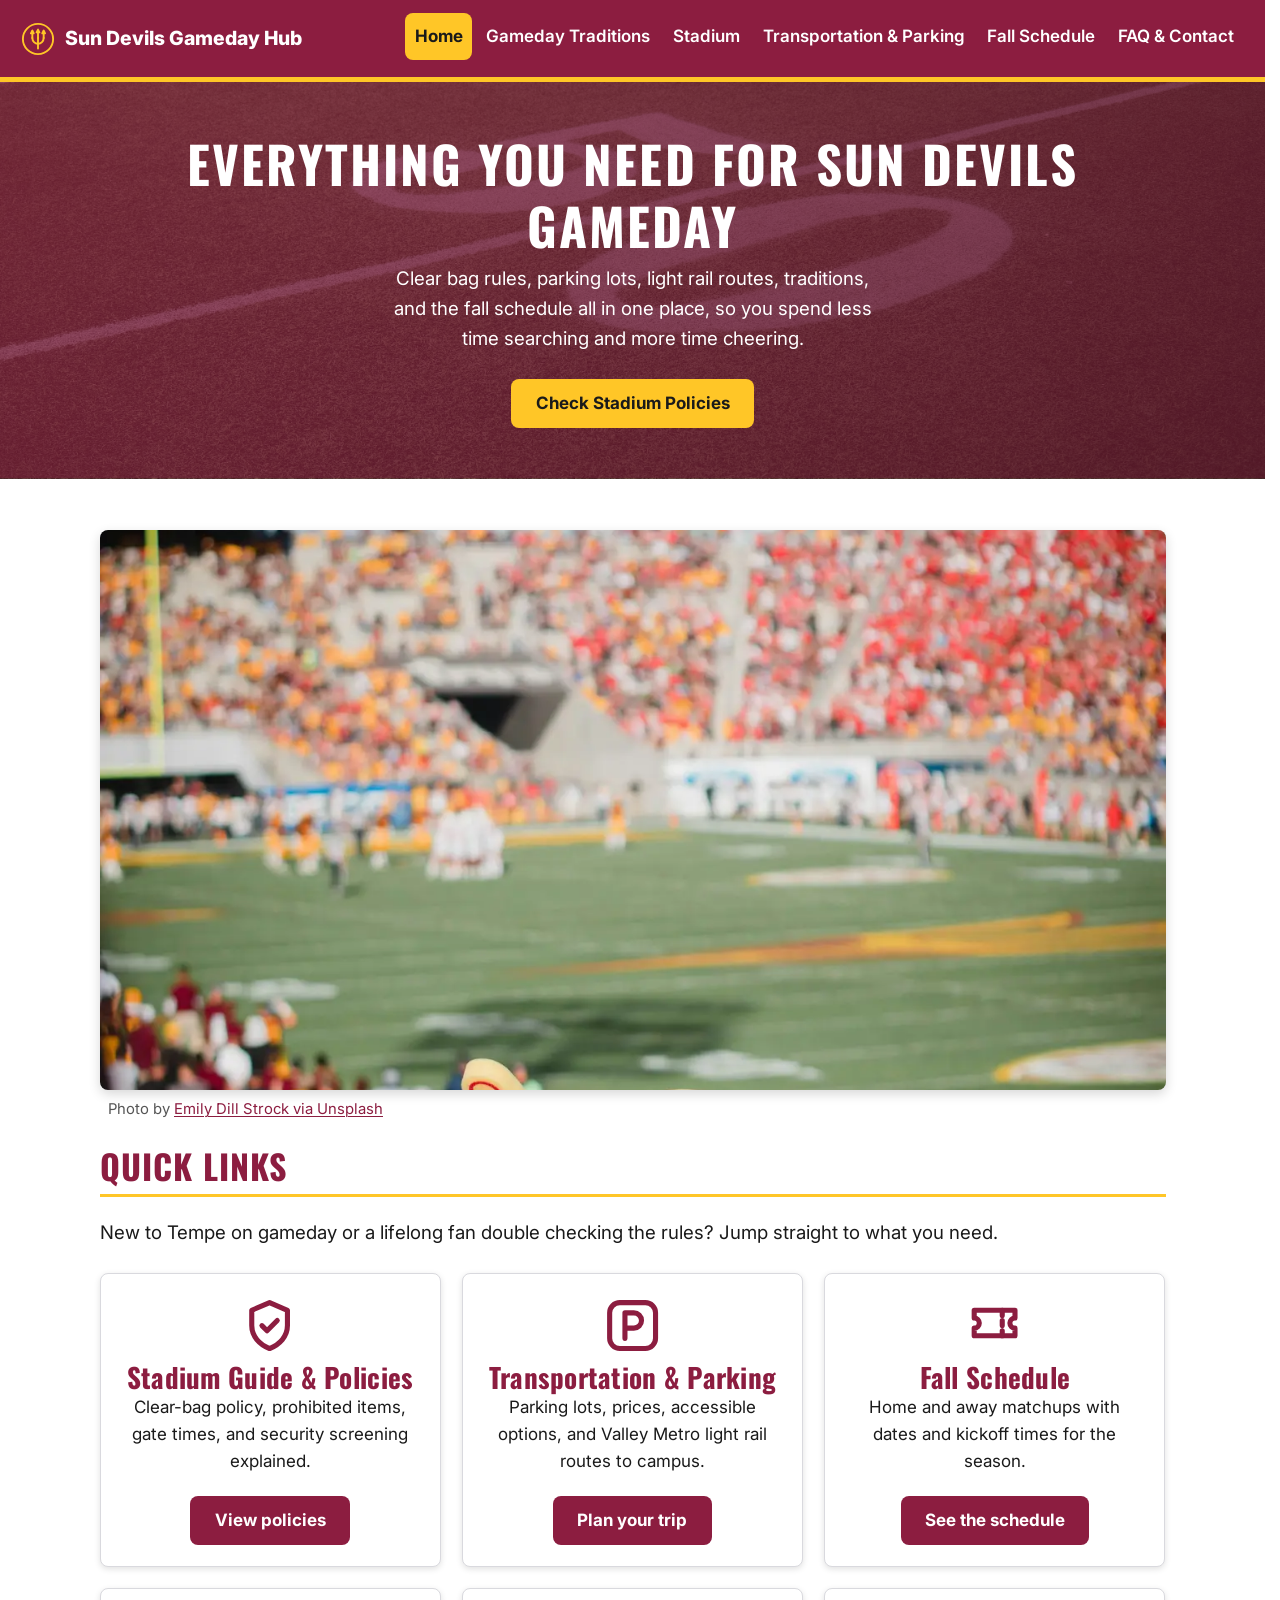
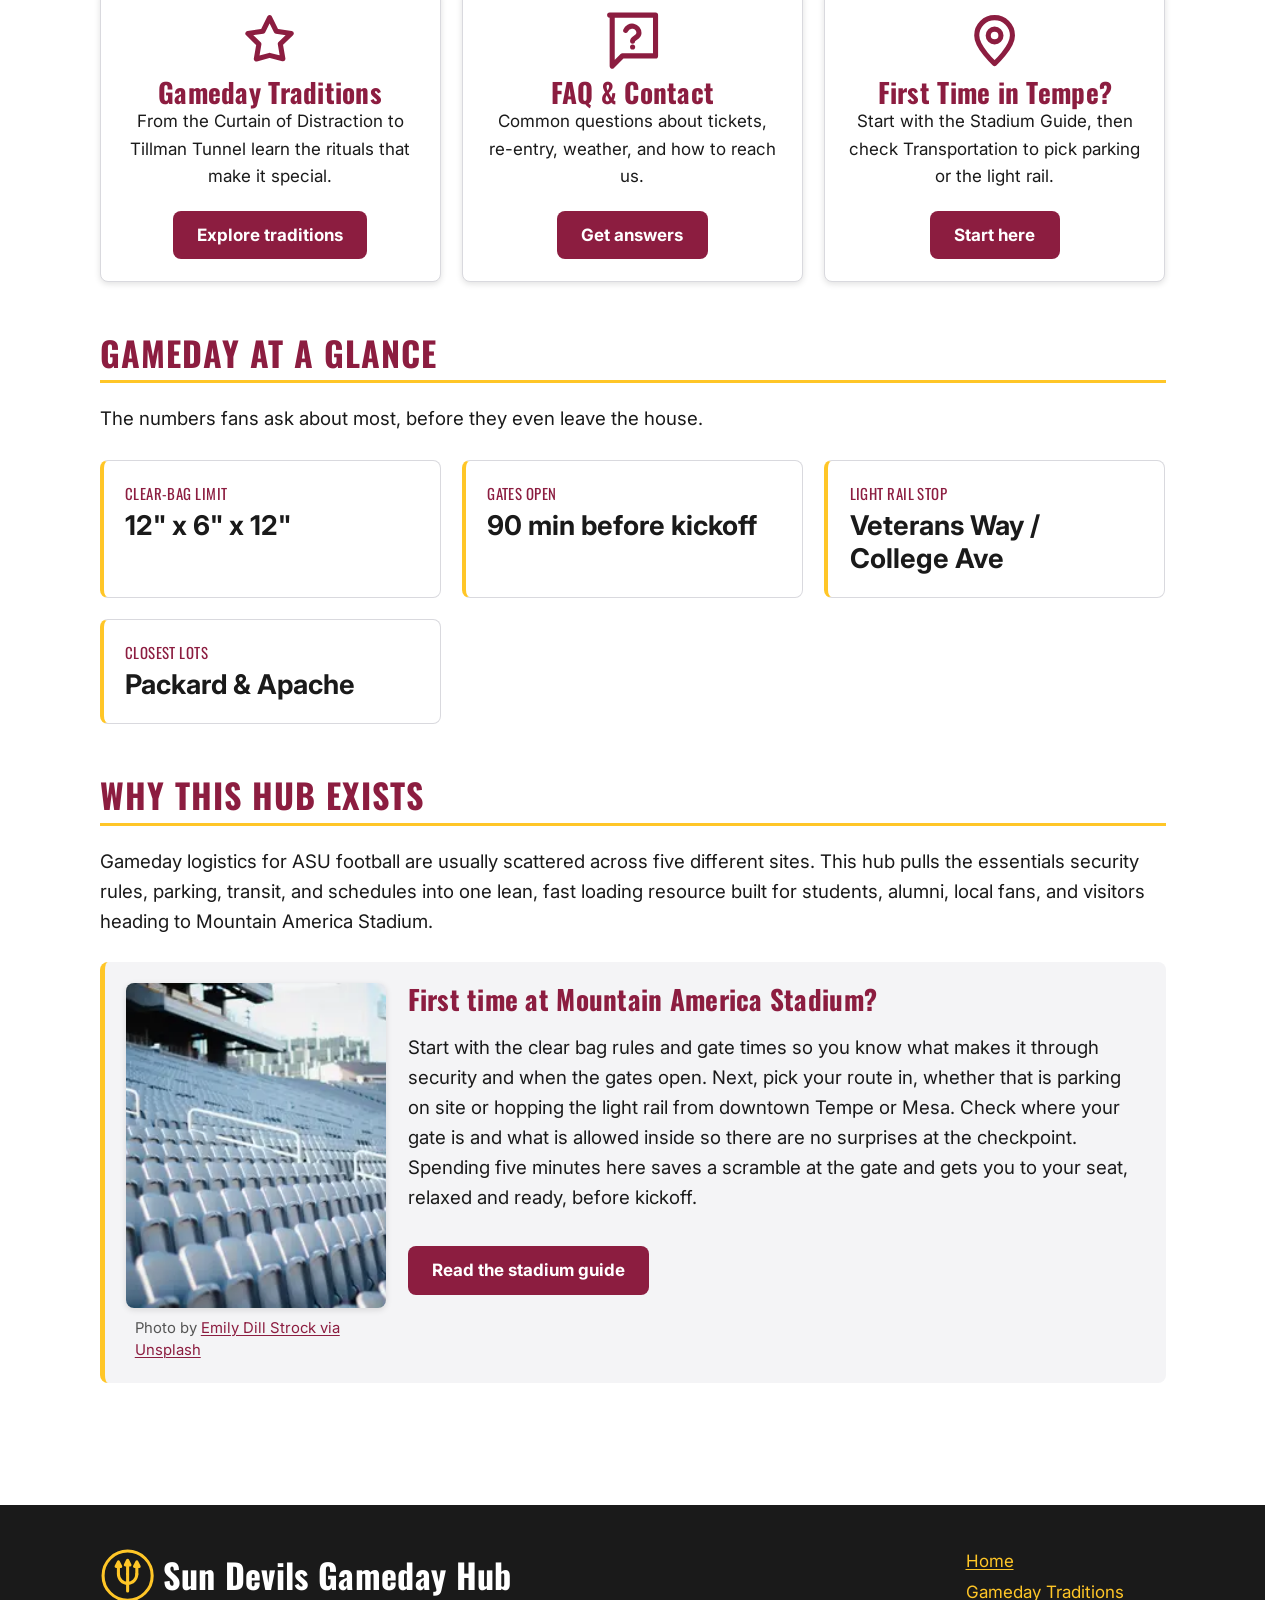
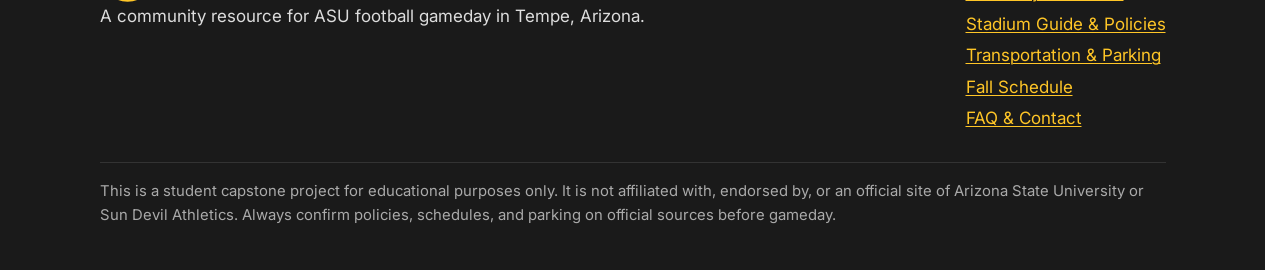
<file: index.html>
<!--Boiler plate-->
<!DOCTYPE html>
<html lang="en">
<head>
  <!-- Page setup -->
  <meta charset="UTF-8">
  <meta name="viewport" content="width=device-width, initial-scale=1.0">
  <title>Home | ASU Sun Devils Gameday Hub</title>
  <meta name="description" content="Your one stop gameday hub for ASU Sun Devils football clear-bag rules, parking, light rail, traditions, and the fall schedule in Tempe.">

  <!-- Canonical URL. -->
  <link rel="canonical" href="https://raolvera.github.io/Olvera-Rey_Discoverability-Structured-Content-Package/index.html">

  <!-- Open Graph metadata for social link previews. Values mirror the visible
       page content. The image path is absolute because social crawlers do not
       resolve relative URLs. -->
  <meta property="og:type" content="website">
  <meta property="og:title" content="ASU Sun Devils Gameday Hub">
  <meta property="og:description" content="Clear-bag rules, parking, light rail, traditions, and the fall schedule for ASU Sun Devils football in Tempe, all in one place.">
  <meta property="og:url" content="https://raolvera.github.io/Olvera-Rey_Discoverability-Structured-Content-Package/index.html">
  <meta property="og:image" content="https://raolvera.github.io/Olvera-Rey_Discoverability-Structured-Content-Package/images/gameday-crowd-1600.jpg">
  <meta property="og:image:alt" content="A fan raises a yellow foam pitchfork hand above a packed maroon-and-gold gameday crowd in Tempe.">
  <meta property="og:site_name" content="Sun Devils Gameday Hub">

  <!-- Twitter/X card. Reuses the Open Graph image via summary_large_image. -->
  <meta name="twitter:card" content="summary_large_image">
  <meta name="twitter:title" content="ASU Sun Devils Gameday Hub">
  <meta name="twitter:description" content="Clear-bag rules, parking, light rail, traditions, and the fall schedule for ASU Sun Devils football in Tempe, all in one place.">
  <meta name="twitter:image" content="https://raolvera.github.io/Olvera-Rey_Discoverability-Structured-Content-Package/images/gameday-crowd-1600.jpg">

  <!-- Images: JPEG and WebP photos for real pictures, SVG for icons and the
       logo. Photos load responsively with the picture element. -->

  <!-- Fonts and stylesheet -->
  <link rel="preconnect" href="https://fonts.googleapis.com">
  <link rel="preconnect" href="https://fonts.gstatic.com" crossorigin>
  <link rel="stylesheet" href="https://fonts.googleapis.com/css2?family=Inter:wght@400;600&family=Oswald:wght@600;700&display=optional">

  <!-- Favicon SVG brand mark, stays crisp on any screen -->
  <link rel="icon" type="image/svg+xml" href="images/favicon.svg">

  <link rel="stylesheet" href="styles.css">
</head>
<body>
  <!-- Skip link for keyboard users -->
  <a class="skip-link" href="#main">Skip to main content</a>

  <!-- Header -->
  <header class="site-header">
    <div class="container">
      <!-- Logo -->
      <a class="brand" href="index.html">
        <!-- Brand logo, an SVG trident. The text names the site, so the logo
             is decorative and aria hidden. Gold comes from currentColor. -->
        <svg class="pitchfork" viewBox="-6 -8 36 36" fill="none" stroke="currentColor"
             stroke-width="2" stroke-linecap="round" stroke-linejoin="round"
             aria-hidden="true" focusable="false">
          <!-- Outer circle -->
          <circle cx="12" cy="10" r="16"/>
          <!-- Three caps on the tine tips -->
          <path d="M4.5 4 L7.5 4 L6 1 Z"/>
          <path d="M10.5 3 L13.5 3 L12 0 Z"/>
          <path d="M16.5 4 L19.5 4 L18 1 Z"/>
          <!-- Tines, bowl, and handle -->
          <path d="M6 4v5M12 3v6M18 4v5"/>
          <path d="M6 9a6 6 0 0 0 12 0"/>
          <path d="M12 9v11"/>
        </svg>
        <span>Sun Devils Gameday Hub</span>
      </a>

      <!-- Menu button. This checkbox opens the menu, so it needs a name and
           must stay in the accessibility tree. -->
      <input class="nav-toggle-checkbox" type="checkbox" id="nav-toggle" aria-label="Open main menu">
      <label class="nav-toggle" for="nav-toggle"><span aria-hidden="true">☰</span><span class="nav-toggle-label"> Menu</span></label>

      <!-- Nav links -->
      <nav class="main-nav" aria-label="Primary">
        <ul>
          <li><a href="index.html" aria-current="page">Home</a></li>
          <li><a href="traditions.html"><span class="nav-extra"></span>Gameday <span class="nav-extra"></span>Traditions</a></li>
          <li><a href="stadium.html">Stadium<span class="nav-extra"> Guide &amp; Policies</span></a></li>
          <!-- Transportation & Parking -->
          <li><a href="transportation.html">Transportation &amp; Parking</a></li>
          <li><a href="schedule.html">Fall Schedule</a></li>
          <li><a href="faq.html">FAQ &amp; Contact</a></li>
        </ul>
      </nav>
    </div>
  </header>

  <!-- Main content. The tabindex of minus 1 lets the skip link move focus
       here, so keyboard users land in the content. -->
  <main id="main" tabindex="-1">
    <!-- Hero. Sits inside main so it is part of a landmark. -->
    <section class="hero">
      <div class="container">
        <h1>Everything You Need for Sun Devils Gameday</h1>
        <p>Clear bag rules, parking lots, light rail routes, traditions, and the fall schedule all in one place, so you spend less time searching and more time cheering.</p>
        <a class="btn" href="stadium.html">Check Stadium Policies</a>
      </div>
    </section>

    <div class="container">
      <!-- Home hero photo, a real gameday crowd shot, so it gets real alt text
           and a credit below. WebP first with a JPEG fallback, and width,
           height, and aspect ratio hold the box so nothing jumps as it loads. -->
      <figure class="feature-figure feature-figure--hero">
        <picture>
          <source type="image/webp"
                  srcset="images/gameday-crowd-640.webp 640w,
                          images/gameday-crowd-960.webp 960w,
                          images/gameday-crowd-1280.webp 1280w,
                          images/gameday-crowd-1600.webp 1600w,
                          images/gameday-crowd-2000.webp 2000w"
                  sizes="(min-width: 1100px) 1100px, 100vw">
          <img class="feature-img hero-photo"
               src="images/gameday-crowd-1280.jpg"
               srcset="images/gameday-crowd-640.jpg 640w,
                       images/gameday-crowd-960.jpg 960w,
                       images/gameday-crowd-1280.jpg 1280w,
                       images/gameday-crowd-1600.jpg 1600w,
                       images/gameday-crowd-2000.jpg 2000w"
               sizes="(min-width: 1100px) 1100px, 100vw"
               alt="A fan raises a yellow foam pitchfork hand above a packed maroon-and-gold crowd, with players on the sunlit field below during a gameday in Tempe."
               width="1280" height="1920"
               decoding="async" fetchpriority="high">
        </picture>
        <figcaption class="media-credit">
          Photo by
          <a href="https://unsplash.com/photos/a-crowd-of-people-at-a-football-game-VJt9Azdu6O8" rel="noopener noreferrer" target="_blank">Emily Dill Strock via Unsplash<span class="sr-only"> (opens in a new tab)</span></a>
        </figcaption>
      </figure>

      <!-- Quick links -->
      <section aria-labelledby="quick-links-title">
        <h2 class="section-title" id="quick-links-title">Quick Links</h2>
        <p class="lede">New to Tempe on gameday or a lifelong fan double checking the rules? Jump straight to what you need.</p>

        <div class="card-grid cols-3">
          <!-- Stadium card, decorative shield icon, aria hidden -->
          <article class="card">
            <h3>
              <svg class="card-icon" viewBox="0 0 24 24" fill="none"
                   stroke="currentColor" stroke-width="2"
                   stroke-linecap="round" stroke-linejoin="round"
                   aria-hidden="true" focusable="false">
                <path d="M12 3l7 3v6c0 4.2-3 7.4-7 9-4-1.6-7-4.8-7-9V6l7-3z"/>
                <path d="M9 12l2 2 4-4"/>
              </svg>
              Stadium Guide &amp; Policies
            </h3>
            <p>Clear-bag policy, prohibited items, gate times, and security screening explained.</p>
            <a class="btn" href="stadium.html">View policies</a>
          </article>

          <!-- Card icons are inline SVG, decorative and aria hidden, so CSS
               can tint them via currentColor. -->
          <!-- Transportation card, decorative parking icon, aria hidden -->
          <article class="card">
            <h3><svg class="card-icon" viewBox="0 0 24 24" fill="none" stroke="currentColor" stroke-width="2" stroke-linecap="round" stroke-linejoin="round" aria-hidden="true" focusable="false"><rect x="3" y="3" width="18" height="18" rx="4"/><path d="M9 17V7h3.5a3 3 0 0 1 0 6H9"/></svg> Transportation &amp; Parking</h3>
            <p>Parking lots, prices, accessible options, and Valley Metro light rail routes to campus.</p>
            <a class="btn" href="transportation.html">Plan your trip</a>
          </article>

          <!-- Schedule card, decorative ticket icon, aria hidden -->
          <article class="card">
            <h3><svg class="card-icon" viewBox="0 0 24 24" fill="none" stroke="currentColor" stroke-width="2" stroke-linecap="round" stroke-linejoin="round" aria-hidden="true" focusable="false"><path d="M4 6h16v3a2 2 0 0 0 0 4v3H4v-3a2 2 0 0 0 0-4V6z"/><path d="M15 6v12" stroke-dasharray="2 2"/></svg> Fall Schedule</h3>
            <p>Home and away matchups with dates and kickoff times for the season.</p>
            <a class="btn" href="schedule.html">See the schedule</a>
          </article>

          <!-- Traditions card, decorative star icon, aria hidden -->
          <article class="card">
            <h3><svg class="card-icon" viewBox="0 0 24 24" fill="none" stroke="currentColor" stroke-width="2" stroke-linecap="round" stroke-linejoin="round" aria-hidden="true" focusable="false"><path d="M12 3l2.6 5.3 5.9.9-4.3 4.1 1 5.8L12 17.8 6.8 19.2l1-5.8L3.5 9.2l5.9-.9L12 3z"/></svg> Gameday Traditions</h3>
            <p>From the Curtain of Distraction to Tillman Tunnel learn the rituals that make it special.</p>
            <a class="btn" href="traditions.html">Explore traditions</a>
          </article>

          <!-- FAQ card, decorative question bubble icon, aria hidden -->
          <article class="card">
            <h3><svg class="card-icon" viewBox="0 0 24 24" fill="none" stroke="currentColor" stroke-width="2" stroke-linecap="round" stroke-linejoin="round" aria-hidden="true" focusable="false"><path d="M3 2h18v16H8l-4 4V2z"/><path d="M9.3 8a2.7 2.7 0 0 1 5.2 1c0 1.8-2.5 2-2.5 3.2"/><path d="M12 14.5h.01"/></svg> FAQ &amp; Contact</h3>
            <p>Common questions about tickets, re-entry, weather, and how to reach us.</p>
            <a class="btn" href="faq.html">Get answers</a>
          </article>

          <!-- First time visitor card, decorative map pin icon, aria hidden -->
          <article class="card">
            <h3><svg class="card-icon" viewBox="0 0 24 24" fill="none" stroke="currentColor" stroke-width="2" stroke-linecap="round" stroke-linejoin="round" aria-hidden="true" focusable="false"><path d="M12 21s7-6.3 7-11a7 7 0 0 0-14 0c0 4.7 7 11 7 11z"/><circle cx="12" cy="10" r="2.5"/></svg> First Time in Tempe?</h3>
            <p>Start with the Stadium Guide, then check Transportation to pick parking or the light rail.</p>
            <a class="btn" href="stadium.html">Start here</a>
          </article>
        </div>
      </section>

      <!-- Gameday at a glance stat grid, auto fill and subgrid -->
      <section aria-labelledby="glance-title">
        <h2 class="section-title" id="glance-title">Gameday at a Glance</h2>
        <p class="lede">The numbers fans ask about most, before they even leave the house.</p>

        <dl class="stat-grid">
          <div class="stat">
            <dt>Clear-bag limit</dt>
            <dd>12" x 6" x 12"</dd>
          </div>
          <div class="stat">
            <dt>Gates open</dt>
            <dd>90 min before kickoff</dd>
          </div>
          <div class="stat">
            <dt>Light rail stop</dt>
            <dd>Veterans Way / College Ave</dd>
          </div>
          <div class="stat">
            <dt>Closest lots</dt>
            <dd>Packard &amp; Apache</dd>
          </div>
        </dl>
      </section>

      <!-- About -->
      <section aria-labelledby="about-title">
        <h2 class="section-title" id="about-title">Why This Hub Exists</h2>
        <p class="lede">Gameday logistics for ASU football are usually scattered across five different sites. This hub pulls the essentials security rules, parking, transit, and schedules into one lean, fast loading resource built for students, alumni, local fans, and visitors heading to Mountain America Stadium.</p>

        <!-- Spotlight container query block. Side by side in a wide column,
             stacks in a narrow one. It responds to its container, not the
             screen. -->
        <div class="spotlight-wrap">
          <div class="spotlight">
            <!-- Spotlight photo of empty seats. The text beside it makes the
                 point, so the alt stays short. Same picture setup, WebP
                 first with a JPEG fallback, and
                 width, height, and aspect ratio hold the space. Credited below. -->
            <figure class="spotlight-figure">
              <picture>
                <source type="image/webp"
                        srcset="images/stadium-seats-400.webp 400w,
                                images/stadium-seats-640.webp 640w,
                                images/stadium-seats-900.webp 900w"
                        sizes="(min-width: 30rem) 260px, 90vw">
                <img class="spotlight-media"
                     src="images/stadium-seats-400.jpg"
                     srcset="images/stadium-seats-400.jpg 400w,
                             images/stadium-seats-640.jpg 640w,
                             images/stadium-seats-900.jpg 900w"
                     sizes="(min-width: 30rem) 260px, 90vw"
                     alt="Rows of empty stadium seats sweeping up toward the upper deck on a bright day."
                     width="900" height="600" loading="lazy" decoding="async">
              </picture>
              <figcaption class="media-credit media-credit--spotlight">
                Photo by
                <a href="https://unsplash.com/photos/empty-stadium-seats-in-a-stadium-Krst9YbAQnQ" rel="noopener noreferrer" target="_blank">Emily Dill Strock via Unsplash<span class="sr-only"> (opens in a new tab)</span></a>
              </figcaption>
            </figure>
            <div class="spotlight-body">
              <h3>First time at Mountain America Stadium?</h3>
              <p>Start with the clear bag rules and gate times so you know what makes it through security and when the gates open. Next, pick your route in, whether that is parking on site or hopping the light rail from downtown Tempe or Mesa. Check where your gate is and what is allowed inside so there are no surprises at the checkpoint. Spending five minutes here saves a scramble at the gate and gets you to your seat, relaxed and ready, before kickoff.</p>
              <a class="btn" href="stadium.html">Read the stadium guide</a>
            </div>
          </div>
        </div>
      </section>
    </div>
  </main>

  <!-- Footer -->
  <footer class="site-footer">
    <div class="container">
      <div class="footer-grid">
        <div>
          <!-- Footer logo, larger copy of the header trident -->
          <h2 class="footer-brand">
            <svg class="footer-logo" viewBox="-6 -8 36 36" fill="none" stroke="currentColor"
                 stroke-width="2" stroke-linecap="round" stroke-linejoin="round"
                 aria-hidden="true" focusable="false">
              <circle cx="12" cy="10" r="16"/>
              <path d="M4.5 4 L7.5 4 L6 1 Z"/>
              <path d="M10.5 3 L13.5 3 L12 0 Z"/>
              <path d="M16.5 4 L19.5 4 L18 1 Z"/>
              <path d="M6 4v5M12 3v6M18 4v5"/>
              <path d="M6 9a6 6 0 0 0 12 0"/>
              <path d="M12 9v11"/>
            </svg>
            Sun Devils Gameday Hub
          </h2>
          <p>A community resource for ASU football gameday in Tempe, Arizona.</p>
        </div>
        <!-- Footer nav -->
        <nav aria-label="Footer">
          <ul>
            <li><a href="index.html">Home</a></li>
            <li><a href="traditions.html">Gameday Traditions</a></li>
            <li><a href="stadium.html">Stadium Guide &amp; Policies</a></li>
            <!-- Transportation & Parking -->
            <li><a href="transportation.html">Transportation &amp; Parking</a></li>
            <li><a href="schedule.html">Fall Schedule</a></li>
            <li><a href="faq.html">FAQ &amp; Contact</a></li>
          </ul>
        </nav>
      </div>
      <!-- Disclaimer -->
      <p class="disclaimer">
        This is a student capstone project for educational purposes only. It is not affiliated with, endorsed by, or an official site of Arizona State University or Sun Devil Athletics. Always confirm policies, schedules, and parking on official sources before gameday.
      </p>
    </div>
  </footer>
</body>
</html>
</file>
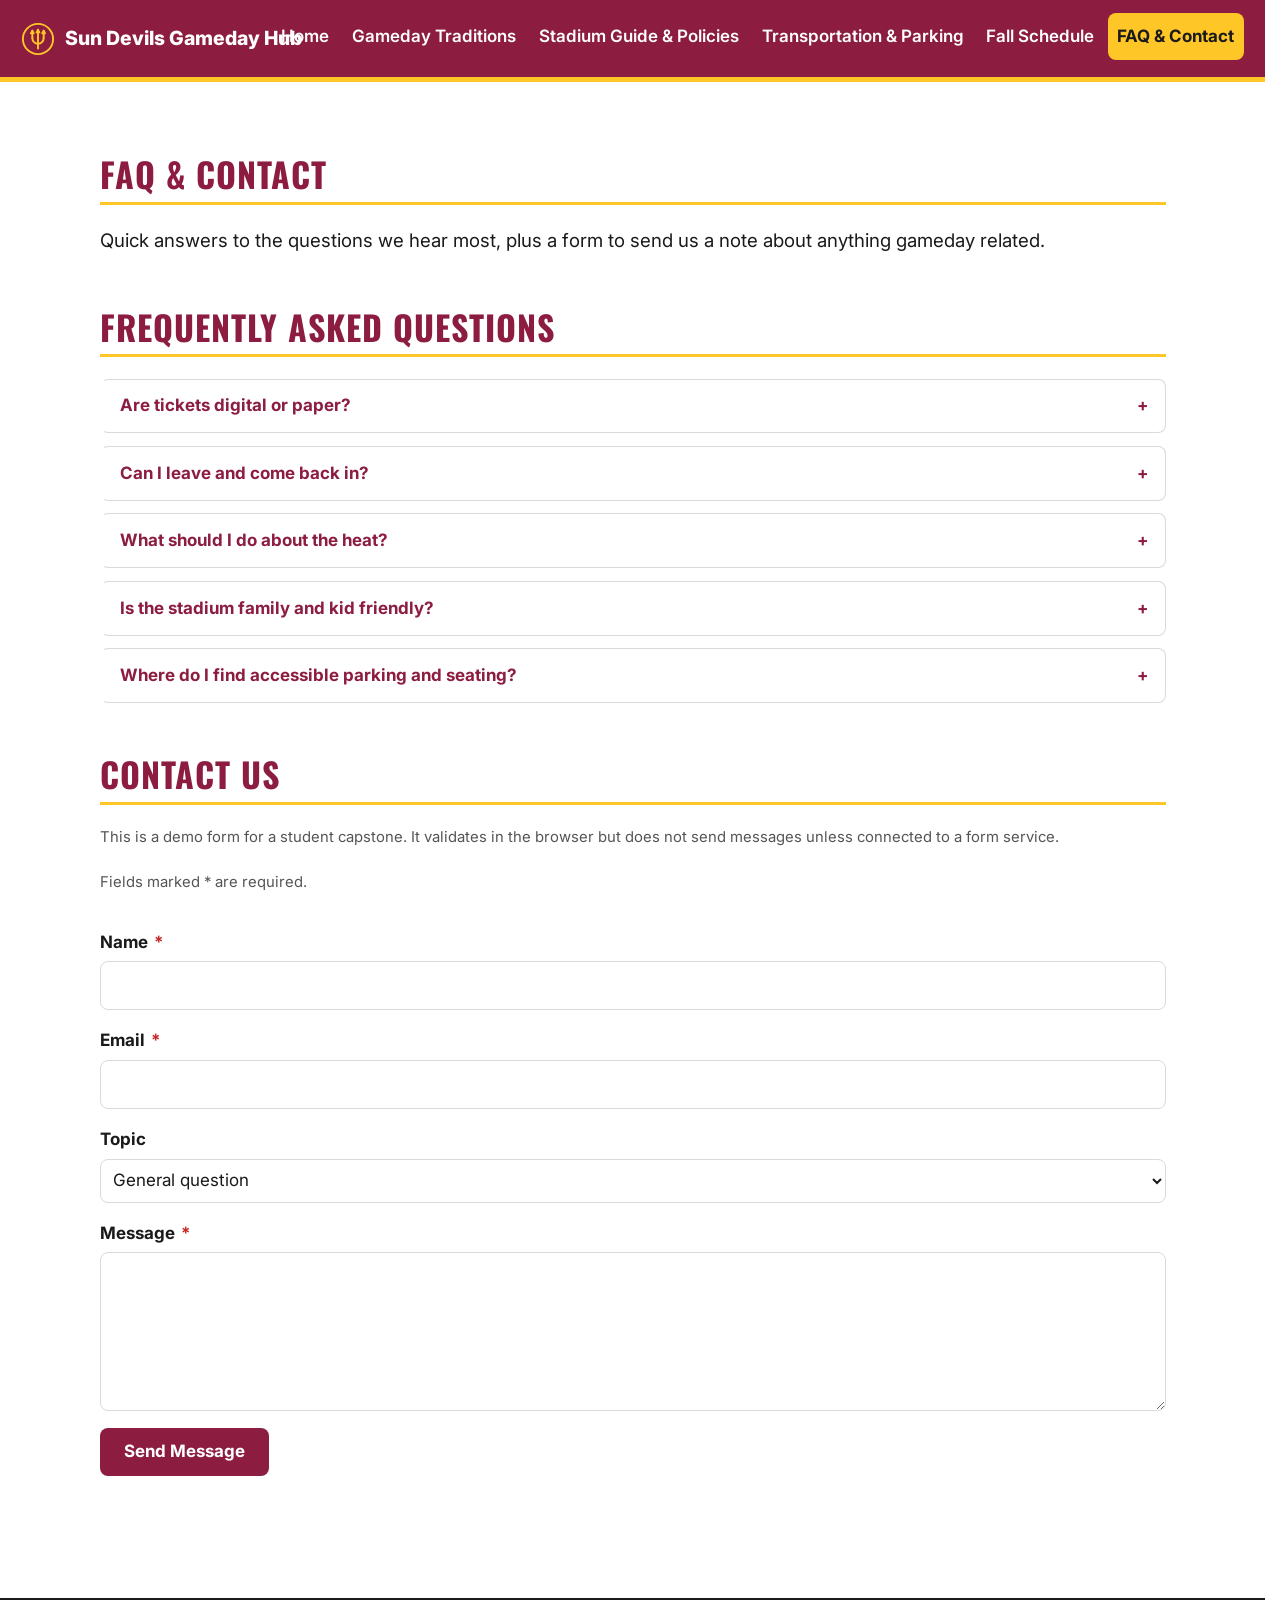
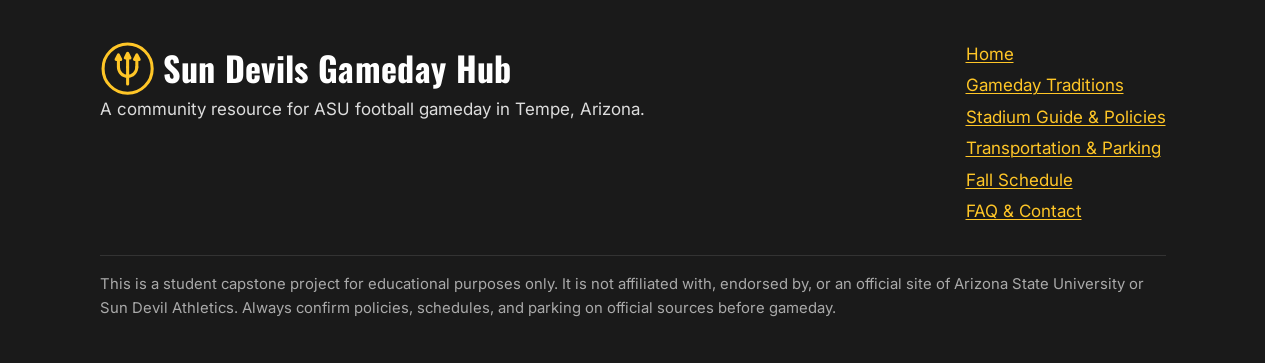
<file: faq.html>
<!--Boiler plate-->
<!DOCTYPE html>
<html lang="en">
<head>
  <!-- Page setup -->
  <meta charset="UTF-8">
  <meta name="viewport" content="width=device-width, initial-scale=1.0">
  <title>FAQ &amp; Contact | ASU Sun Devils Gameday Hub</title>
  <meta name="description" content="Frequently asked questions about ASU Sun Devils gameday: tickets, re-entry, weather, kids, and accessibility, plus a contact form to reach the hub.">

  <!-- Canonical URL. -->
  <link rel="canonical" href="https://raolvera.github.io/Olvera-Rey_Discoverability-Structured-Content-Package/faq.html">

  <!-- Open Graph metadata for social link previews (Facebook, LinkedIn, etc.).
       Values mirror the visible page content. The image path is absolute
       because social crawlers do not resolve relative URLs. -->
  <meta property="og:type" content="website">
  <meta property="og:title" content="FAQ & Contact | ASU Sun Devils Gameday Hub">
  <meta property="og:description" content="Quick answers about ASU Sun Devils gameday: digital tickets, re-entry, heat, kids, and accessible parking and seating, plus a contact form.">
  <meta property="og:url" content="https://raolvera.github.io/Olvera-Rey_Discoverability-Structured-Content-Package/faq.html">
  <meta property="og:image" content="https://raolvera.github.io/Olvera-Rey_Discoverability-Structured-Content-Package/images/gameday-crowd-1280.jpg">
  <meta property="og:image:alt" content="A fan raises a yellow foam pitchfork hand above a packed maroon-and-gold gameday crowd in Tempe.">
  <meta property="og:site_name" content="Sun Devils Gameday Hub">

  <!-- Twitter/X card. Reuses the Open Graph image via summary_large_image. -->
  <meta name="twitter:card" content="summary_large_image">
  <meta name="twitter:title" content="FAQ & Contact | ASU Sun Devils Gameday Hub">
  <meta name="twitter:description" content="Quick answers about ASU Sun Devils gameday: digital tickets, re-entry, heat, kids, and accessible parking and seating, plus a contact form.">
  <meta name="twitter:image" content="https://raolvera.github.io/Olvera-Rey_Discoverability-Structured-Content-Package/images/gameday-crowd-1280.jpg">

  <!-- Structured data: FAQPage. Each entry below matches, word for word in
       substance, a question and answer that is visible on this page. Do not
       add Q&As here that a visitor cannot see on the rendered page. -->
  <script type="application/ld+json">
  {
    "@context": "https://schema.org",
    "@type": "FAQPage",
    "mainEntity": [
      {
        "@type": "Question",
        "name": "Are tickets digital or paper?",
        "acceptedAnswer": {
          "@type": "Answer",
          "text": "Tickets are almost always mobile/digital. Add them to your phone wallet and take a screenshot as a backup before you leave home."
        }
      },
      {
        "@type": "Question",
        "name": "Can I leave and come back in?",
        "acceptedAnswer": {
          "@type": "Answer",
          "text": "Most games are no re-entry. Once you exit, you generally can't be readmitted on the same ticket, so plan your trips out accordingly."
        }
      },
      {
        "@type": "Question",
        "name": "What should I do about the heat?",
        "acceptedAnswer": {
          "@type": "Answer",
          "text": "Early-season Tempe games can be very hot. Wear light colors, use sunscreen, and take advantage of shaded concourses and water stations inside."
        }
      },
      {
        "@type": "Question",
        "name": "Is the stadium family and kid friendly?",
        "acceptedAnswer": {
          "@type": "Answer",
          "text": "Yes. Children who occupy a seat need a ticket. Remember diaper bags must follow the clear-bag policy on the Stadium Guide page."
        }
      },
      {
        "@type": "Question",
        "name": "Where do I find accessible parking and seating?",
        "acceptedAnswer": {
          "@type": "Answer",
          "text": "Accessible (ADA) parking is available with a valid placard or plate; arrive early. See the Transportation & Parking page for lots and light rail options."
        }
      }
    ]
  }
  </script>

  <!-- Inter (body) and Oswald (headings) from Google Fonts.
       display=swap shows the fallback until the web font loads. -->
  <link rel="preconnect" href="https://fonts.googleapis.com">
  <link rel="preconnect" href="https://fonts.gstatic.com" crossorigin>
  <link rel="stylesheet" href="https://fonts.googleapis.com/css2?family=Inter:wght@400;600&family=Oswald:wght@600;700&display=optional">

  <!-- Favicon SVG brand mark, stays crisp on any screen -->
  <link rel="icon" type="image/svg+xml" href="images/favicon.svg">

  <link rel="stylesheet" href="styles.css">
</head>
<body>
  <!-- Skip link for keyboard users -->
  <a class="skip-link" href="#main">Skip to main content</a>

  <!-- Header -->
  <header class="site-header">
    <div class="container">
      <!-- Logo -->
      <a class="brand" href="index.html">
        <!-- Brand logo, inline SVG trident, decorative and aria hidden, gold via currentColor -->
        <svg class="pitchfork" viewBox="-6 -8 36 36" fill="none" stroke="currentColor"
             stroke-width="2" stroke-linecap="round" stroke-linejoin="round"
             aria-hidden="true" focusable="false">
          <!-- Outer circle -->
          <circle cx="12" cy="10" r="16"/>
          <!-- Three caps on the tine tips -->
          <path d="M4.5 4 L7.5 4 L6 1 Z"/>
          <path d="M10.5 3 L13.5 3 L12 0 Z"/>
          <path d="M16.5 4 L19.5 4 L18 1 Z"/>
          <!-- Tines, bowl, and handle -->
          <path d="M6 4v5M12 3v6M18 4v5"/>
          <path d="M6 9a6 6 0 0 0 12 0"/>
          <path d="M12 9v11"/>
        </svg>
        <span>Sun Devils Gameday Hub</span>
      </a>

      <!-- Menu button. This checkbox opens the menu, so it needs a name and
           must stay visible to screen readers. -->
      <input class="nav-toggle-checkbox" type="checkbox" id="nav-toggle" aria-label="Open main menu">
      <label class="nav-toggle" for="nav-toggle"><span aria-hidden="true">☰</span><span class="nav-toggle-label"> Menu</span></label>

      <!-- Nav links -->
      <nav class="main-nav" aria-label="Primary">
        <ul>
          <li><a href="index.html">Home</a></li>
          <li><a href="traditions.html">Gameday Traditions</a></li>
          <li><a href="stadium.html">Stadium Guide &amp; Policies</a></li>
          <!-- Transportation & Parking -->
          <li><a href="transportation.html">Transportation &amp; Parking</a></li>
          <li><a href="schedule.html">Fall Schedule</a></li>
          <li><a href="faq.html" aria-current="page">FAQ &amp; Contact</a></li>
        </ul>
      </nav>
    </div>
  </header>

  <!-- Main content. tabindex="-1" lets the skip link move focus here, so
       keyboard users land in the content. -->
  <main id="main" tabindex="-1">
    <div class="container">
      <!-- Page intro -->
      <section aria-labelledby="page-title">
        <h1 class="section-title" id="page-title">FAQ &amp; Contact</h1>
        <p class="lede">Quick answers to the questions we hear most, plus a form to send us a note about anything gameday related.</p>
      </section>

      <!-- FAQ accordion -->
      <section class="faq" aria-labelledby="faq-title">
        <h2 class="section-title" id="faq-title">Frequently Asked Questions</h2>

        <details>
          <summary>Are tickets digital or paper?</summary>
          <p>Tickets are almost always mobile/digital. Add them to your phone wallet and take a screenshot as a backup before you leave home.</p>
        </details>

        <details>
          <summary>Can I leave and come back in?</summary>
          <p>Most games are no re-entry. Once you exit, you generally can't be readmitted on the same ticket, so plan your trips out accordingly.</p>
        </details>

        <details>
          <summary>What should I do about the heat?</summary>
          <p>Early-season Tempe games can be very hot. Wear light colors, use sunscreen, and take advantage of shaded concourses and water stations inside.</p>
        </details>

        <details>
          <summary>Is the stadium family and kid friendly?</summary>
          <p>Yes. Children who occupy a seat need a ticket. Remember diaper bags must follow the clear-bag policy on the Stadium Guide page.</p>
        </details>

        <details>
          <summary>Where do I find accessible parking and seating?</summary>
          <p>Accessible (ADA) parking is available with a valid placard or plate; arrive early. See the Transportation &amp; Parking page for lots and light rail options.</p>
        </details>
      </section>

      <!-- Contact form -->
      <section aria-labelledby="contact-title">
        <h2 class="section-title" id="contact-title">Contact Us</h2>
        <p class="form-note">This is a demo form for a student capstone. It validates in the browser but does not send messages unless connected to a form service.</p>

        <!-- The required fields note comes before the inputs and is linked
             to each required field with aria-describedby, so a screen reader
             hears the rule first. The star is kept for sighted users, and the
             required state is set in code with required, aria-required, and a
             screen-reader-only word "required". -->
        <form class="contact-form" action="#" method="post" novalidate>
          <p class="form-note" id="required-note">
            Fields marked <span class="req" aria-hidden="true">*</span> are required.
          </p>

          <div class="field">
            <label for="name">Name <span class="req" aria-hidden="true">*</span><span class="sr-only"> (required)</span></label>
            <input type="text" id="name" name="name" autocomplete="name" required aria-required="true" aria-describedby="required-note">
          </div>

          <div class="field">
            <label for="email">Email <span class="req" aria-hidden="true">*</span><span class="sr-only"> (required)</span></label>
            <input type="email" id="email" name="email" autocomplete="email" required aria-required="true" aria-describedby="required-note">
          </div>

          <div class="field">
            <label for="topic">Topic</label>
            <select id="topic" name="topic">
              <option value="general">General question</option>
              <option value="policies">Stadium policies</option>
              <option value="parking">Parking &amp; transit</option>
              <option value="schedule">Schedule</option>
            </select>
          </div>

          <div class="field">
            <label for="message">Message <span class="req" aria-hidden="true">*</span><span class="sr-only"> (required)</span></label>
            <textarea id="message" name="message" rows="5" required aria-required="true" aria-describedby="required-note"></textarea>
          </div>

          <button type="submit" class="btn">Send Message</button>
        </form>
      </section>
    </div>
  </main>

  <!-- Footer -->
  <footer class="site-footer">
    <div class="container">
      <div class="footer-grid">
        <div>
          <!-- Footer logo larger copy of the header trident -->
          <h2 class="footer-brand">
            <svg class="footer-logo" viewBox="-6 -8 36 36" fill="none" stroke="currentColor"
                 stroke-width="2" stroke-linecap="round" stroke-linejoin="round"
                 aria-hidden="true" focusable="false">
              <circle cx="12" cy="10" r="16"/>
              <path d="M4.5 4 L7.5 4 L6 1 Z"/>
              <path d="M10.5 3 L13.5 3 L12 0 Z"/>
              <path d="M16.5 4 L19.5 4 L18 1 Z"/>
              <path d="M6 4v5M12 3v6M18 4v5"/>
              <path d="M6 9a6 6 0 0 0 12 0"/>
              <path d="M12 9v11"/>
            </svg>
            Sun Devils Gameday Hub
          </h2>
          <p>A community resource for ASU football gameday in Tempe, Arizona.</p>
        </div>
        <!-- Footer nav -->
        <nav aria-label="Footer">
          <ul style="list-style:none;padding:0;margin:0;">
            <li><a href="index.html">Home</a></li>
            <li><a href="traditions.html">Gameday Traditions</a></li>
            <li><a href="stadium.html">Stadium Guide &amp; Policies</a></li>
            <!-- Transportation & Parking -->
            <li><a href="transportation.html">Transportation &amp; Parking</a></li>
            <li><a href="schedule.html">Fall Schedule</a></li>
            <li><a href="faq.html">FAQ &amp; Contact</a></li>
          </ul>
        </nav>
      </div>
      <!-- Disclaimer -->
      <p class="disclaimer">
        This is a student capstone project for educational purposes only. It is not affiliated with, endorsed by, or an official site of Arizona State University or Sun Devil Athletics. Always confirm policies, schedules, and parking on official sources before gameday.
      </p>
    </div>
  </footer>
</body>
</html>
</file>
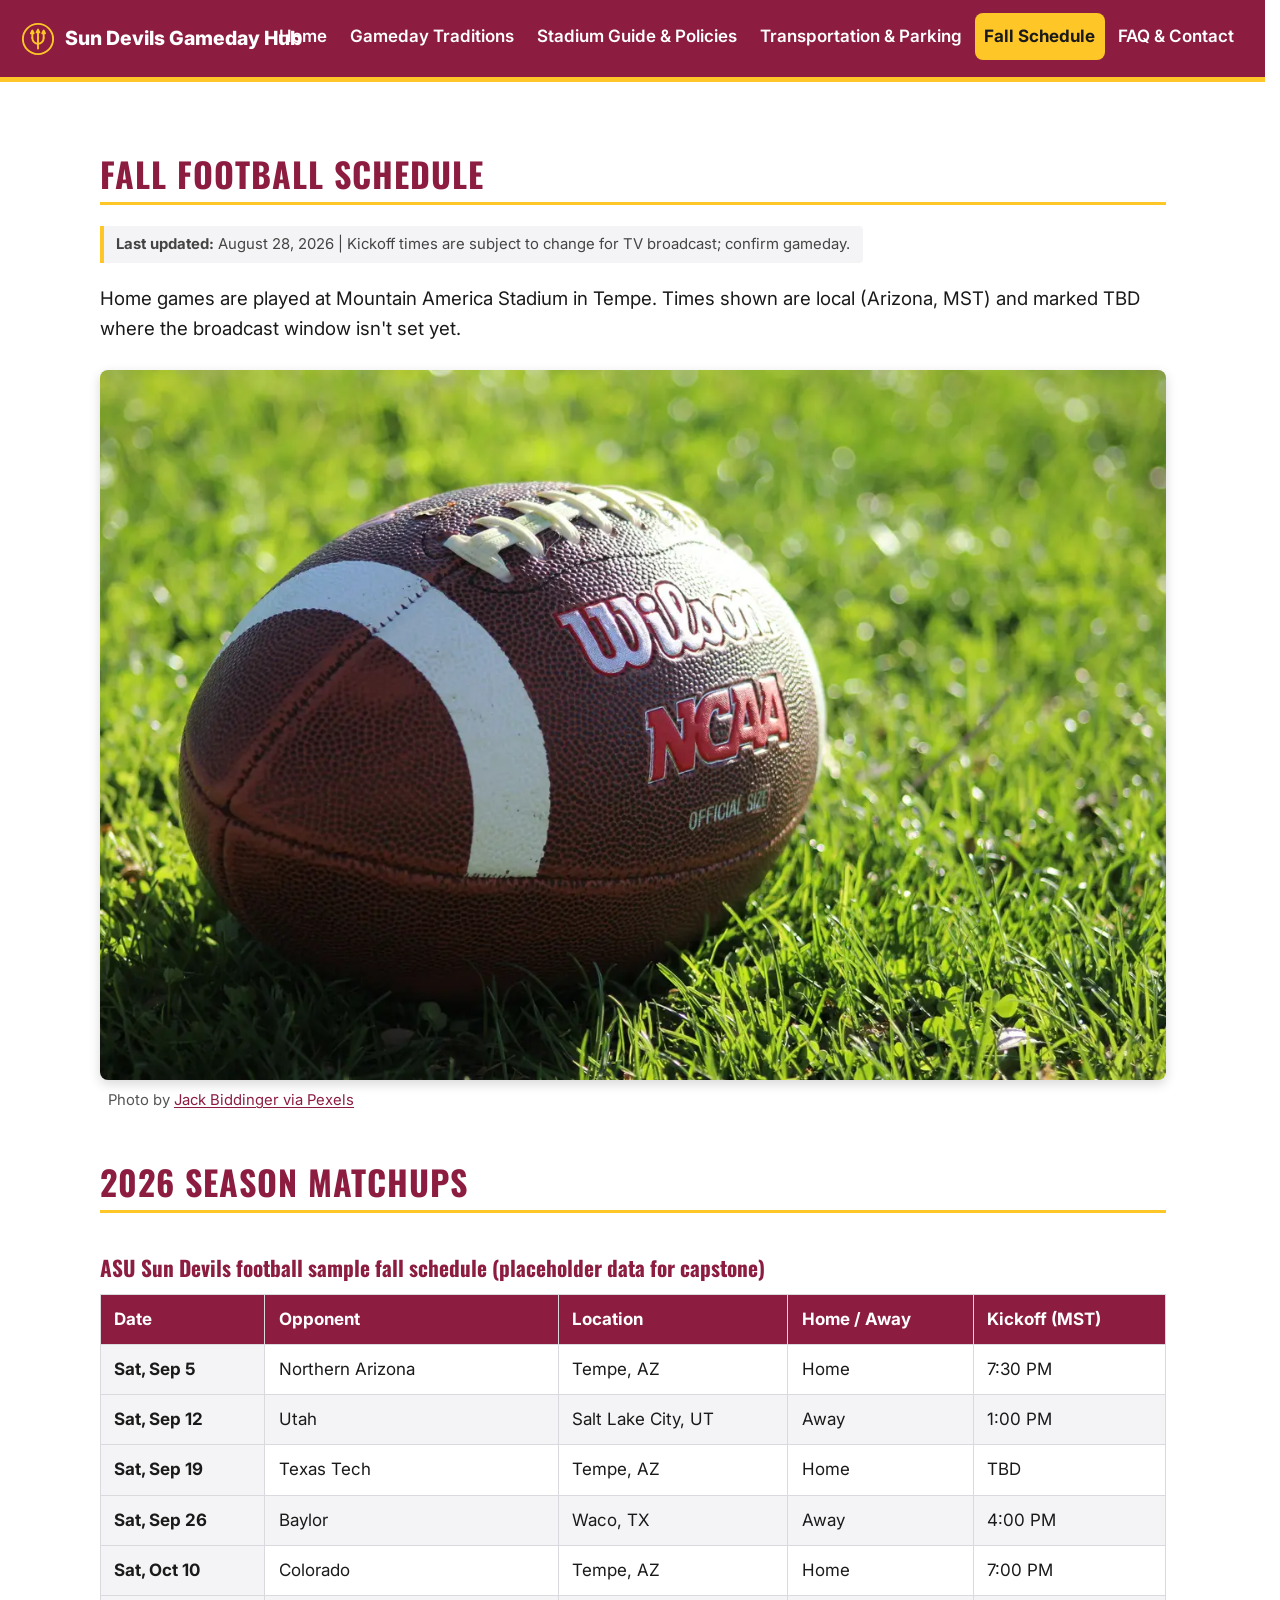
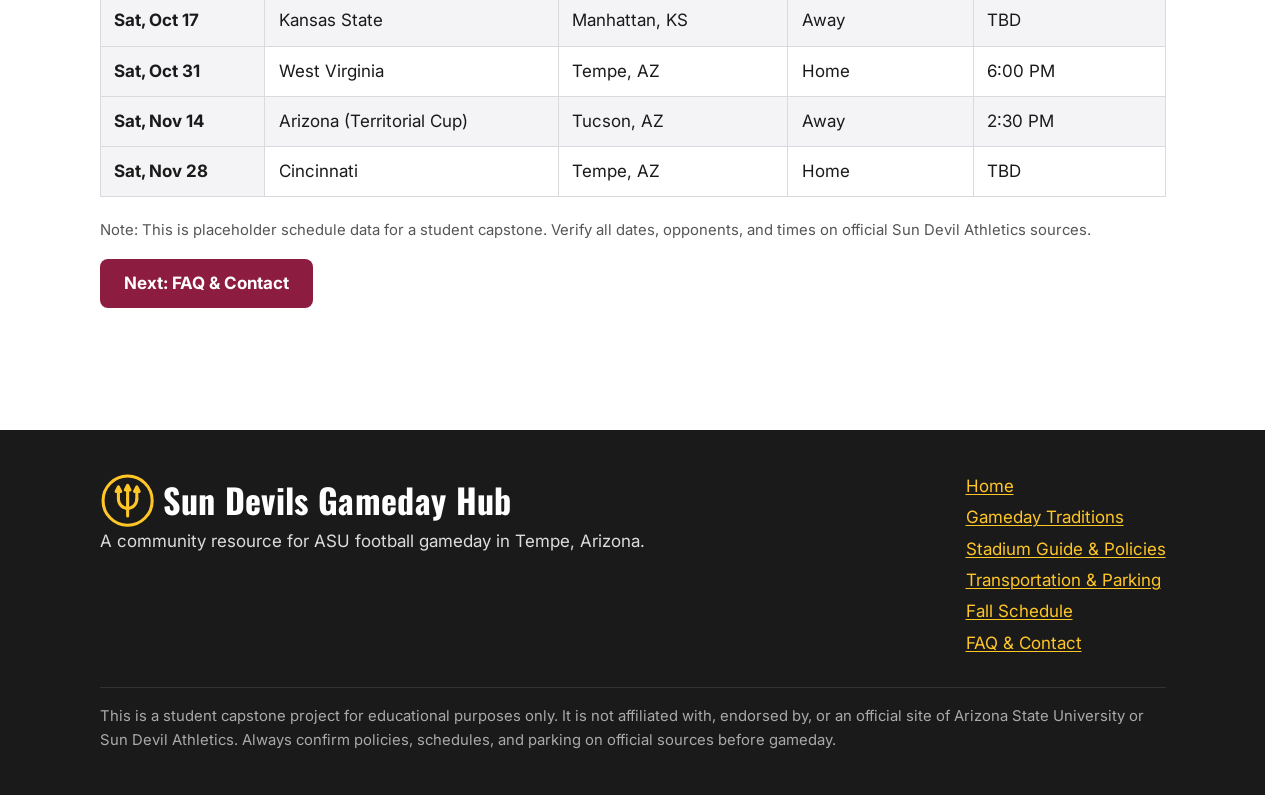
<file: schedule.html>
<!--Boiler plate-->
<!DOCTYPE html>
<html lang="en">
<head>
  <!-- Page setup -->
  <meta charset="UTF-8">
  <meta name="viewport" content="width=device-width, initial-scale=1.0">
  <title>Fall Schedule | ASU Sun Devils Gameday Hub</title>
  <meta name="description" content="ASU Sun Devils football fall schedule: home and away matchups with dates, opponents, locations, and kickoff times for the season in Tempe and beyond.">

  <!-- Canonical URL. -->
  <link rel="canonical" href="https://raolvera.github.io/Olvera-Rey_Discoverability-Structured-Content-Package/schedule.html">

  <!-- Open Graph metadata for social link previews. Values mirror the visible
       page content. The image path is absolute because social crawlers do not
       resolve relative URLs; swap the domain for the real host before launch.
       Note: no Event/SportsEvent JSON-LD here, the schedule table is clearly
       labeled placeholder capstone data, so dated-event markup is deferred. -->
  <meta property="og:type" content="website">
  <meta property="og:title" content="Fall Schedule | ASU Sun Devils Gameday Hub">
  <meta property="og:description" content="ASU Sun Devils football fall schedule: home and away matchups with dates, opponents, locations, and kickoff times for the season.">
  <meta property="og:url" content="https://raolvera.github.io/Olvera-Rey_Discoverability-Structured-Content-Package/schedule.html">
  <meta property="og:image" content="https://raolvera.github.io/Olvera-Rey_Discoverability-Structured-Content-Package/images/football-1280.jpg">
  <meta property="og:image:alt" content="A Wilson NCAA football resting on bright green grass in daylight.">
  <meta property="og:site_name" content="Sun Devils Gameday Hub">

  <!-- Twitter/X card. Reuses the Open Graph image via summary_large_image. -->
  <meta name="twitter:card" content="summary_large_image">
  <meta name="twitter:title" content="Fall Schedule | ASU Sun Devils Gameday Hub">
  <meta name="twitter:description" content="ASU Sun Devils football fall schedule: home and away matchups with dates, opponents, locations, and kickoff times for the season.">
  <meta name="twitter:image" content="https://raolvera.github.io/Olvera-Rey_Discoverability-Structured-Content-Package/images/football-1280.jpg">

  <!-- Inter (body) and Oswald (headings) from Google Fonts.
       display=swap shows the fallback until the web font loads. -->
  <link rel="preconnect" href="https://fonts.googleapis.com">
  <link rel="preconnect" href="https://fonts.gstatic.com" crossorigin>
  <link rel="stylesheet" href="https://fonts.googleapis.com/css2?family=Inter:wght@400;600&family=Oswald:wght@600;700&display=optional">

  <!-- Favicon SVG brand mark, stays crisp on any screen -->
  <link rel="icon" type="image/svg+xml" href="images/favicon.svg">

  <link rel="stylesheet" href="styles.css">
</head>
<body>
  <!-- Skip link for keyboard users -->
  <a class="skip-link" href="#main">Skip to main content</a>

  <!-- Header -->
  <header class="site-header">
    <div class="container">
      <!-- Logo -->
      <a class="brand" href="index.html">
        <!-- Brand logo, inline SVG trident, decorative and aria hidden, gold via currentColor -->
        <svg class="pitchfork" viewBox="-6 -8 36 36" fill="none" stroke="currentColor"
             stroke-width="2" stroke-linecap="round" stroke-linejoin="round"
             aria-hidden="true" focusable="false">
          <!-- Outer circle -->
          <circle cx="12" cy="10" r="16"/>
          <!-- Three caps on the tine tips -->
          <path d="M4.5 4 L7.5 4 L6 1 Z"/>
          <path d="M10.5 3 L13.5 3 L12 0 Z"/>
          <path d="M16.5 4 L19.5 4 L18 1 Z"/>
          <!-- Tines, bowl, and handle -->
          <path d="M6 4v5M12 3v6M18 4v5"/>
          <path d="M6 9a6 6 0 0 0 12 0"/>
          <path d="M12 9v11"/>
        </svg>
        <span>Sun Devils Gameday Hub</span>
      </a>

      <!-- Menu button. This checkbox opens the menu, so it needs a name and
           must stay visible to screen readers. -->
      <input class="nav-toggle-checkbox" type="checkbox" id="nav-toggle" aria-label="Open main menu">
      <label class="nav-toggle" for="nav-toggle"><span aria-hidden="true">☰</span><span class="nav-toggle-label"> Menu</span></label>

      <!-- Nav links -->
      <nav class="main-nav" aria-label="Primary">
        <ul>
          <li><a href="index.html">Home</a></li>
          <li><a href="traditions.html">Gameday Traditions</a></li>
          <li><a href="stadium.html">Stadium Guide &amp; Policies</a></li>
          <!-- Transportation & Parking -->
          <li><a href="transportation.html">Transportation &amp; Parking</a></li>
          <li><a href="schedule.html" aria-current="page">Fall Schedule</a></li>
          <li><a href="faq.html">FAQ &amp; Contact</a></li>
        </ul>
      </nav>
    </div>
  </header>

  <!-- Main content. tabindex="-1" lets the skip link move focus here, so
       keyboard users land in the content. -->
  <main id="main" tabindex="-1">
    <div class="container">
      <!-- Page intro -->
      <section class="schedule-intro" aria-labelledby="page-title">
        <h1 class="section-title" id="page-title">Fall Football Schedule</h1>
        <p class="updated"><strong>Last updated:</strong> August 28, 2026 | Kickoff times are subject to change for TV broadcast; confirm gameday.</p>
        <p class="lede">Home games are played at Mountain America Stadium in Tempe. Times shown are local (Arizona, MST) and marked TBD where the broadcast window isn't set yet.</p>
        <!-- Feature photo of a football on the grass. It carries meaning, so it
             gets real alt text and a credit below. WebP first with a JPEG
             fallback, and width/height + aspect-ratio hold the box so nothing
             jumps as it loads. -->
        <figure class="feature-figure">
          <picture>
            <source type="image/webp"
                    srcset="images/football-400.webp 400w,
                            images/football-640.webp 640w,
                            images/football-900.webp 900w,
                            images/football-1280.webp 1280w,
                            images/football-1600.webp 1600w"
                    sizes="(min-width: 1100px) 1100px, 100vw">
            <img class="feature-img feature-img--photo"
                 src="images/football-900.jpg"
                 srcset="images/football-400.jpg 400w,
                         images/football-640.jpg 640w,
                         images/football-900.jpg 900w,
                         images/football-1280.jpg 1280w,
                         images/football-1600.jpg 1600w"
                 sizes="(min-width: 1100px) 1100px, 100vw"
                 alt="A Wilson NCAA football resting on bright green grass in daylight."
                 width="900" height="600" loading="lazy" decoding="async">
          </picture>
          <figcaption class="media-credit">
            Photo by
            <a href="https://www.pexels.com/photo/close-up-of-a-football-6275175/" rel="noopener noreferrer" target="_blank">Jack Biddinger via Pexels<span class="sr-only"> (opens in a new tab)</span></a>
          </figcaption>
        </figure>
      </section>

      <!-- Schedule table -->
      <section aria-labelledby="schedule-title">
        <h2 class="section-title" id="schedule-title">2026 Season Matchups</h2>
        <div class="table-wrap">
          <table class="data">
            <caption>ASU Sun Devils football sample fall schedule (placeholder data for capstone)</caption>
            <thead>
              <tr>
                <th scope="col">Date</th>
                <th scope="col">Opponent</th>
                <th scope="col">Location</th>
                <th scope="col">Home / Away</th>
                <th scope="col">Kickoff (MST)</th>
              </tr>
            </thead>
            <tbody>
              <tr>
                <th scope="row">Sat, Sep 5</th>
                <td>Northern Arizona</td>
                <td>Tempe, AZ</td>
                <td>Home</td>
                <td>7:30 PM</td>
              </tr>
              <tr>
                <th scope="row">Sat, Sep 12</th>
                <td>Utah</td>
                <td>Salt Lake City, UT</td>
                <td>Away</td>
                <td>1:00 PM</td>
              </tr>
              <tr>
                <th scope="row">Sat, Sep 19</th>
                <td>Texas Tech</td>
                <td>Tempe, AZ</td>
                <td>Home</td>
                <td>TBD</td>
              </tr>
              <tr>
                <th scope="row">Sat, Sep 26</th>
                <td>Baylor</td>
                <td>Waco, TX</td>
                <td>Away</td>
                <td>4:00 PM</td>
              </tr>
              <tr>
                <th scope="row">Sat, Oct 10</th>
                <td>Colorado</td>
                <td>Tempe, AZ</td>
                <td>Home</td>
                <td>7:00 PM</td>
              </tr>
              <tr>
                <th scope="row">Sat, Oct 17</th>
                <td>Kansas State</td>
                <td>Manhattan, KS</td>
                <td>Away</td>
                <td>TBD</td>
              </tr>
              <tr>
                <th scope="row">Sat, Oct 31</th>
                <td>West Virginia</td>
                <td>Tempe, AZ</td>
                <td>Home</td>
                <td>6:00 PM</td>
              </tr>
              <tr>
                <th scope="row">Sat, Nov 14</th>
                <td>Arizona (Territorial Cup)</td>
                <td>Tucson, AZ</td>
                <td>Away</td>
                <td>2:30 PM</td>
              </tr>
              <tr>
                <th scope="row">Sat, Nov 28</th>
                <td>Cincinnati</td>
                <td>Tempe, AZ</td>
                <td>Home</td>
                <td>TBD</td>
              </tr>
            </tbody>
          </table>
        </div>
        <p class="form-note">Note: This is placeholder schedule data for a student capstone. Verify all dates, opponents, and times on official Sun Devil Athletics sources.</p>
        <p><a class="btn" href="faq.html">Next: FAQ &amp; Contact</a></p>
      </section>
    </div>
  </main>

  <!-- Footer -->
  <footer class="site-footer">
    <div class="container">
      <div class="footer-grid">
        <div>
          <!-- Footer logo, larger copy of the header trident -->
          <h2 class="footer-brand">
            <svg class="footer-logo" viewBox="-6 -8 36 36" fill="none" stroke="currentColor"
                 stroke-width="2" stroke-linecap="round" stroke-linejoin="round"
                 aria-hidden="true" focusable="false">
              <circle cx="12" cy="10" r="16"/>
              <path d="M4.5 4 L7.5 4 L6 1 Z"/>
              <path d="M10.5 3 L13.5 3 L12 0 Z"/>
              <path d="M16.5 4 L19.5 4 L18 1 Z"/>
              <path d="M6 4v5M12 3v6M18 4v5"/>
              <path d="M6 9a6 6 0 0 0 12 0"/>
              <path d="M12 9v11"/>
            </svg>
            Sun Devils Gameday Hub
          </h2>
          <p>A community resource for ASU football gameday in Tempe, Arizona.</p>
        </div>
        <!-- Footer nav -->
        <nav aria-label="Footer">
          <ul>
            <li><a href="index.html">Home</a></li>
            <li><a href="traditions.html">Gameday Traditions</a></li>
            <li><a href="stadium.html">Stadium Guide &amp; Policies</a></li>
            <!-- Transportation & Parking -->
            <li><a href="transportation.html">Transportation &amp; Parking</a></li>
            <li><a href="schedule.html">Fall Schedule</a></li>
            <li><a href="faq.html">FAQ &amp; Contact</a></li>
          </ul>
        </nav>
      </div>
      <!-- Disclaimer -->
      <p class="disclaimer">
        This is a student capstone project for educational purposes only. It is not affiliated with, endorsed by, or an official site of Arizona State University or Sun Devil Athletics. Always confirm policies, schedules, and parking on official sources before gameday.
      </p>
    </div>
  </footer>
</body>
</html>
</file>
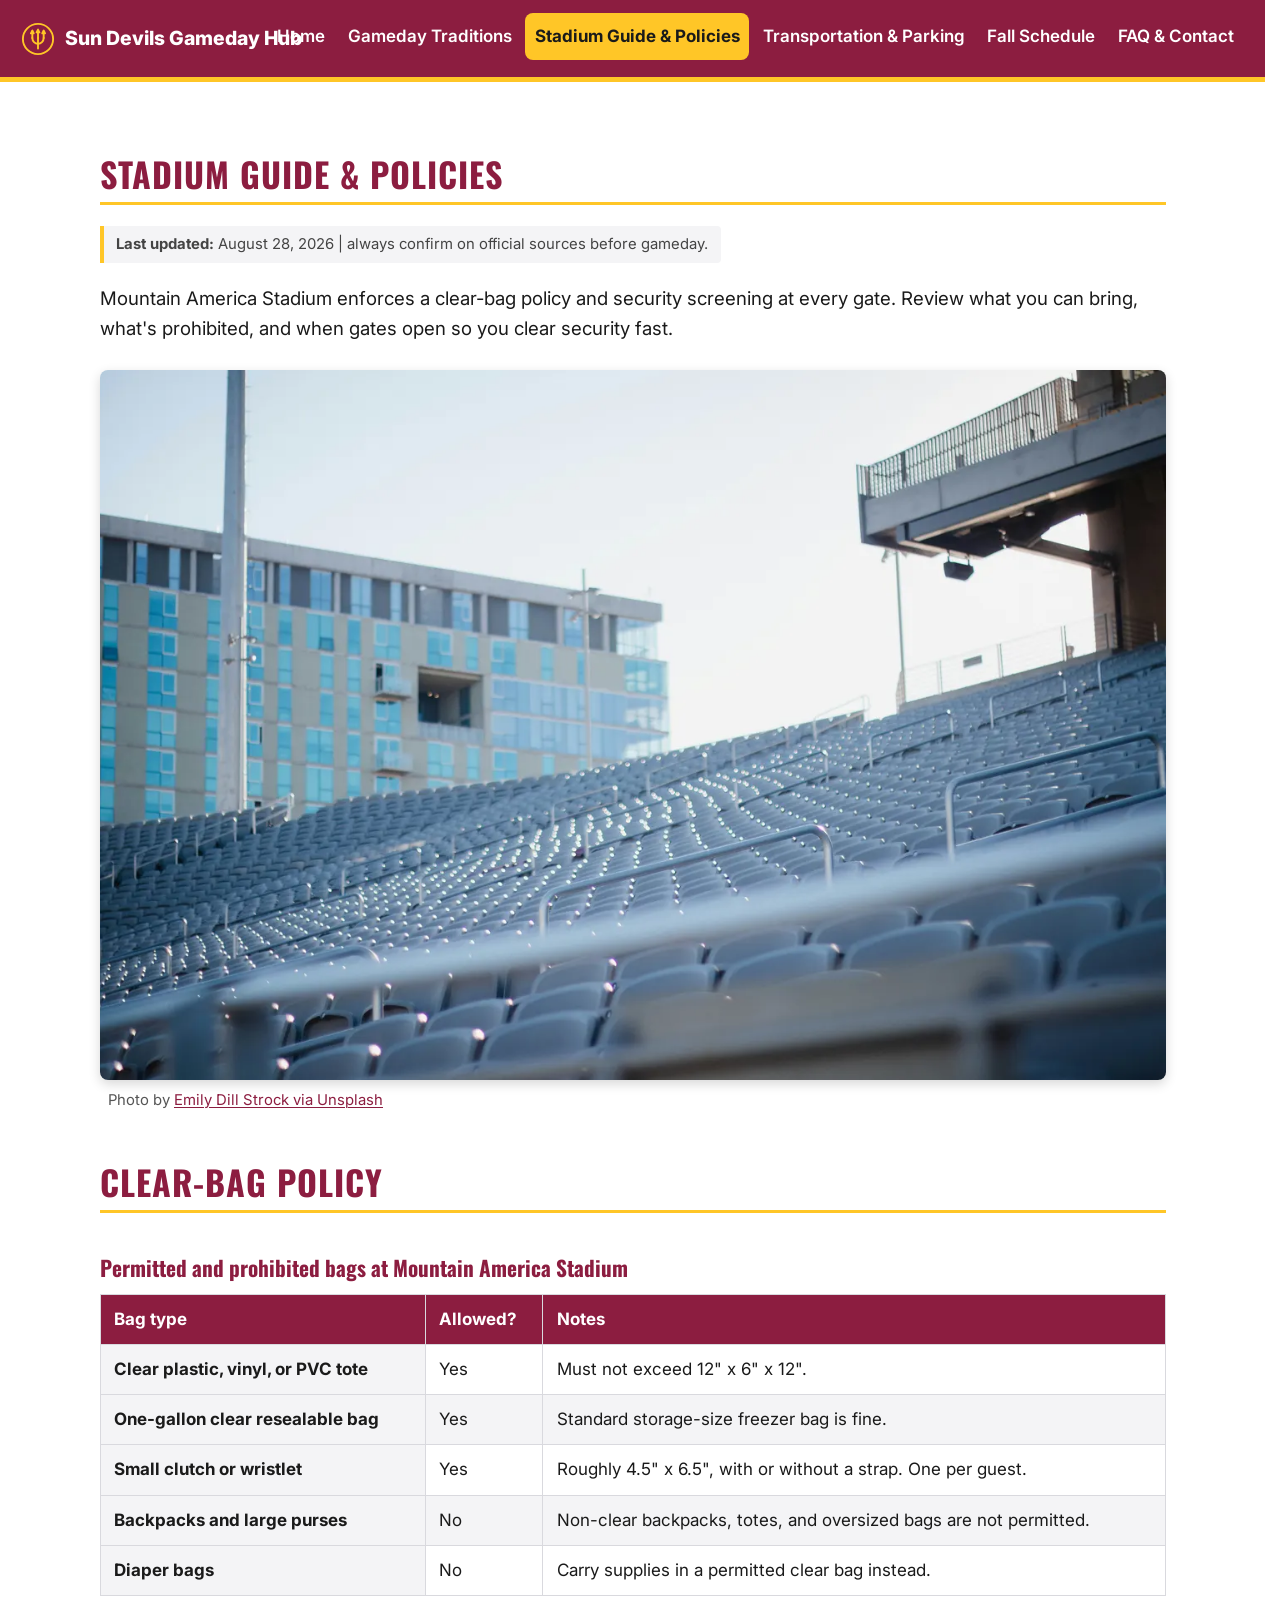
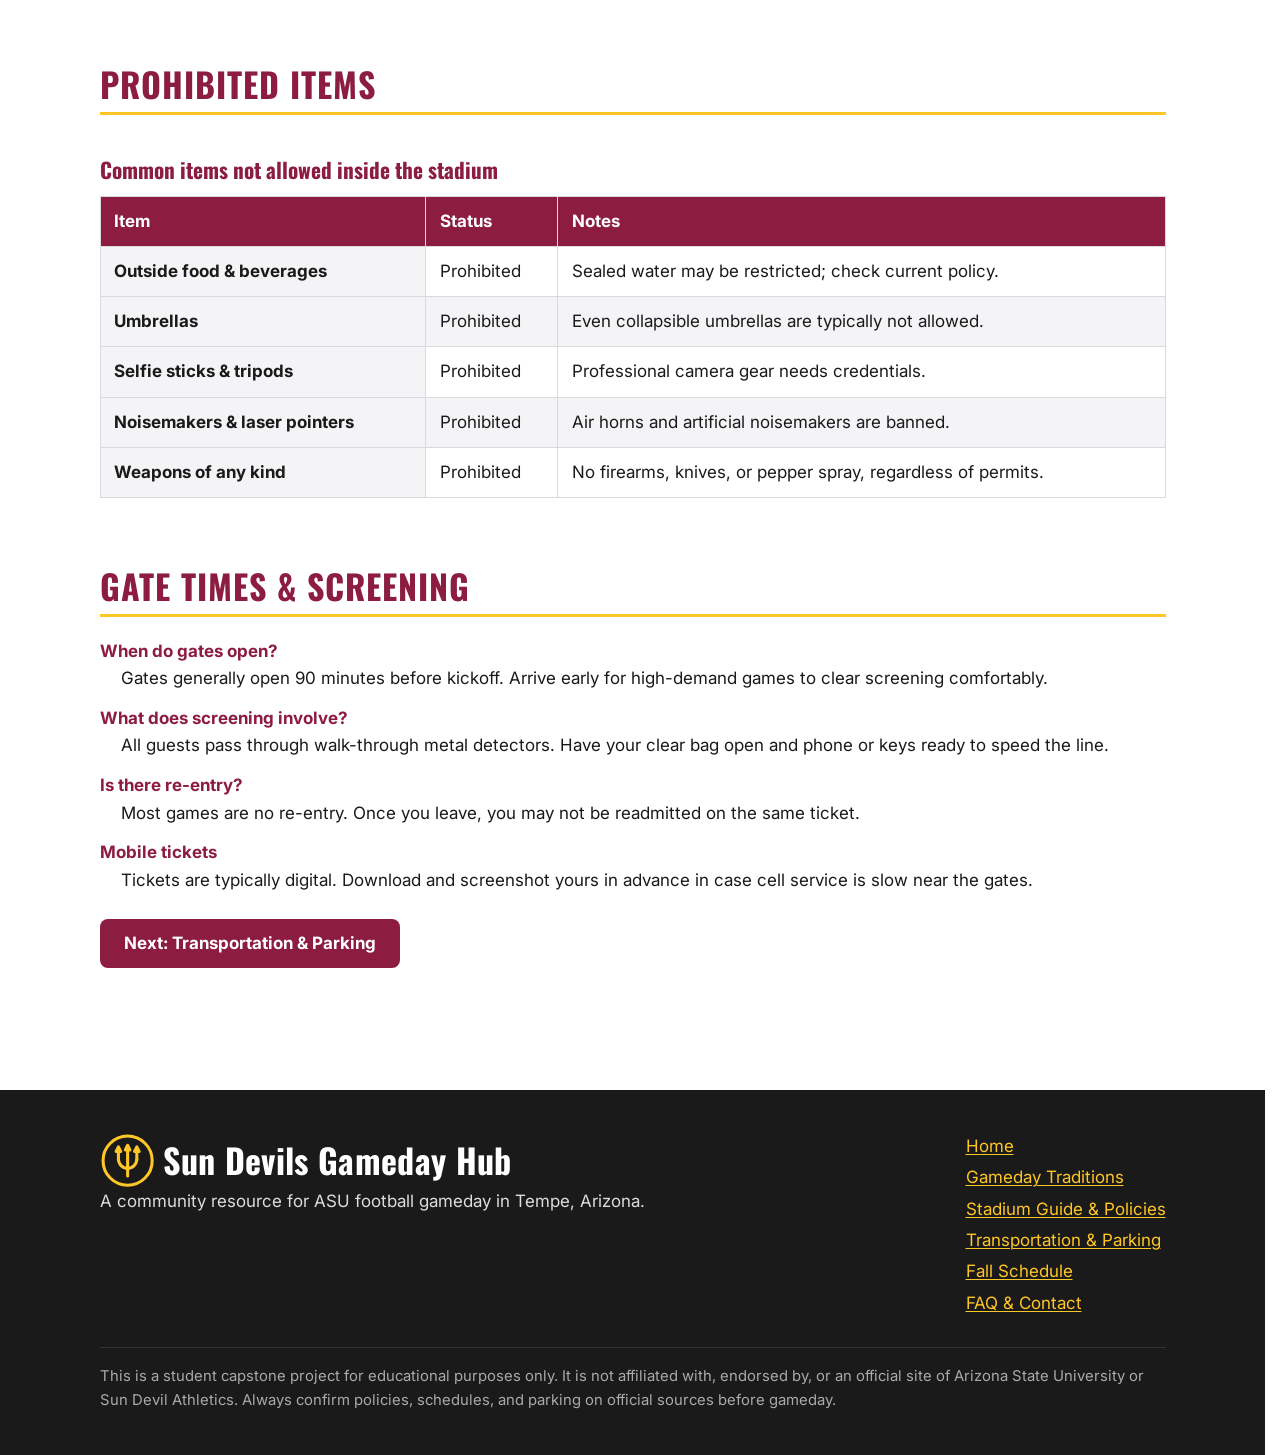
<file: stadium.html>
<!--Boiler plate-->
<!DOCTYPE html>
<html lang="en">
<head>
  <!-- Page setup -->
  <meta charset="UTF-8">
  <meta name="viewport" content="width=device-width, initial-scale=1.0">
  <title>Stadium Guide &amp; Policies | ASU Sun Devils Gameday Hub</title>
  <meta name="description" content="Mountain America Stadium clear-bag policy, prohibited items, permitted bags, gate times, and security screening for ASU Sun Devils football gamedays.">

  <!-- Canonical URL. Update the domain to the real published host. -->
  <link rel="canonical" href="https://raolvera.github.io/Olvera-Rey_Discoverability-Structured-Content-Package/stadium.html">

  <!-- Open Graph metadata for social link previews. Values mirror the visible
       page content. The image path is absolute because social crawlers do not
       resolve relative URLs. -->
  <meta property="og:type" content="website">
  <meta property="og:title" content="Stadium Guide & Policies | ASU Sun Devils Gameday Hub">
  <meta property="og:description" content="Mountain America Stadium clear-bag policy, prohibited items, permitted bags, gate times, and security screening for ASU gamedays.">
  <meta property="og:url" content="https://raolvera.github.io/Olvera-Rey_Discoverability-Structured-Content-Package/stadium.html">
  <meta property="og:image" content="https://raolvera.github.io/Olvera-Rey_Discoverability-Structured-Content-Package/images/stadium-1280.jpg">
  <meta property="og:image:alt" content="Rows of empty maroon and gold stadium seats sweeping up around the field on a bright day before gates open.">
  <meta property="og:site_name" content="Sun Devils Gameday Hub">

  <!-- Twitter/X card. Reuses the Open Graph image via summary_large_image. -->
  <meta name="twitter:card" content="summary_large_image">
  <meta name="twitter:title" content="Stadium Guide & Policies | ASU Sun Devils Gameday Hub">
  <meta name="twitter:description" content="Mountain America Stadium clear-bag policy, prohibited items, permitted bags, gate times, and security screening for ASU gamedays.">
  <meta name="twitter:image" content="https://raolvera.github.io/Olvera-Rey_Discoverability-Structured-Content-Package/images/stadium-1280.jpg">

  <!-- Inter (body) and Oswald (headings) from Google Fonts.
       display=swap shows the fallback until the web font loads. -->
  <link rel="preconnect" href="https://fonts.googleapis.com">
  <link rel="preconnect" href="https://fonts.gstatic.com" crossorigin>
  <link rel="stylesheet" href="https://fonts.googleapis.com/css2?family=Inter:wght@400;600&family=Oswald:wght@600;700&display=optional">

  <!-- Favicon SVG brand mark, stays crisp on any screen -->
  <link rel="icon" type="image/svg+xml" href="images/favicon.svg">

  <link rel="stylesheet" href="styles.css">
</head>
<body>
  <!-- Skip link for keyboard users -->
  <a class="skip-link" href="#main">Skip to main content</a>

  <!-- Header -->
  <header class="site-header">
    <div class="container">
      <!-- Logo -->
      <a class="brand" href="index.html">
        <!-- Brand logo, inline SVG trident, decorative and aria hidden, gold via currentColor -->
        <svg class="pitchfork" viewBox="-6 -8 36 36" fill="none" stroke="currentColor"
             stroke-width="2" stroke-linecap="round" stroke-linejoin="round"
             aria-hidden="true" focusable="false">
          <!-- Outer circle -->
          <circle cx="12" cy="10" r="16"/>
          <!-- Three caps on the tine tips -->
          <path d="M4.5 4 L7.5 4 L6 1 Z"/>
          <path d="M10.5 3 L13.5 3 L12 0 Z"/>
          <path d="M16.5 4 L19.5 4 L18 1 Z"/>
          <!-- Tines, bowl, and handle -->
          <path d="M6 4v5M12 3v6M18 4v5"/>
          <path d="M6 9a6 6 0 0 0 12 0"/>
          <path d="M12 9v11"/>
        </svg>
        <span>Sun Devils Gameday Hub</span>
      </a>

      <!-- Menu button. This checkbox opens the menu, so it needs a name and
           must stay visible to screen readers. -->
      <input class="nav-toggle-checkbox" type="checkbox" id="nav-toggle" aria-label="Open main menu">
      <label class="nav-toggle" for="nav-toggle"><span aria-hidden="true">☰</span><span class="nav-toggle-label"> Menu</span></label>

      <!-- Nav links -->
      <nav class="main-nav" aria-label="Primary">
        <ul>
          <li><a href="index.html">Home</a></li>
          <li><a href="traditions.html">Gameday Traditions</a></li>
          <li><a href="stadium.html" aria-current="page">Stadium Guide &amp; Policies</a></li>
          <li><a href="transportation.html">Transportation &amp; Parking</a></li>
          <li><a href="schedule.html">Fall Schedule</a></li>
          <li><a href="faq.html">FAQ &amp; Contact</a></li>
        </ul>
      </nav>
    </div>
  </header>

  <!-- Main content. tabindex="-1" lets the skip link move focus here, so
       keyboard users land in the content. -->
  <main id="main" tabindex="-1">
    <div class="container">
      <section class="stadium-intro" aria-labelledby="page-title">
        <h1 class="section-title" id="page-title">Stadium Guide &amp; Policies</h1>
        <p class="updated"><strong>Last updated:</strong> August 28, 2026 | always confirm on official sources before gameday.</p>
        <p class="lede">Mountain America Stadium enforces a clear-bag policy and security screening at every gate. Review what you can bring, what's prohibited, and when gates open so you clear security fast.</p>

        <!-- Feature photo. It carries meaning, so it gets real alt text and a
             credit below. WebP first with a JPEG fallback, and width/height +
             aspect-ratio hold the box so nothing jumps as it loads. -->
        <figure class="feature-figure">
          <picture>
            <source type="image/webp"
                    srcset="images/stadium-400.webp 400w,
                            images/stadium-640.webp 640w,
                            images/stadium-900.webp 900w,
                            images/stadium-1280.webp 1280w,
                            images/stadium-1600.webp 1600w"
                    sizes="(min-width: 1100px) 1100px, 100vw">
            <img class="feature-img feature-img--photo"
                 src="images/stadium-900.jpg"
                 srcset="images/stadium-400.jpg 400w,
                         images/stadium-640.jpg 640w,
                         images/stadium-900.jpg 900w,
                         images/stadium-1280.jpg 1280w,
                         images/stadium-1600.jpg 1600w"
                 sizes="(min-width: 1100px) 1100px, 100vw"
                 alt="Rows of empty maroon and gold stadium seats sweeping up around the field on a bright day before gates open."
                 width="900" height="600" loading="lazy" decoding="async">
          </picture>
          <figcaption class="media-credit">
            Photo by
            <a href="https://unsplash.com/photos/a-stadium-with-empty-seats-NSiddSRpJYI" rel="noopener noreferrer" target="_blank">Emily Dill Strock via Unsplash<span class="sr-only"> (opens in a new tab)</span></a>
          </figcaption>
        </figure>
      </section>

      <section aria-labelledby="bag-title">
        <h2 class="section-title" id="bag-title">Clear-Bag Policy</h2>
        <div class="table-wrap">
          <table class="data">
            <caption>Permitted and prohibited bags at Mountain America Stadium</caption>
            <thead>
              <tr>
                <th scope="col">Bag type</th>
                <th scope="col">Allowed?</th>
                <th scope="col">Notes</th>
              </tr>
            </thead>
            <tbody>
              <tr>
                <th scope="row">Clear plastic, vinyl, or PVC tote</th>
                <td>Yes</td>
                <td>Must not exceed 12" x 6" x 12".</td>
              </tr>
              <tr>
                <th scope="row">One-gallon clear resealable bag</th>
                <td>Yes</td>
                <td>Standard storage-size freezer bag is fine.</td>
              </tr>
              <tr>
                <th scope="row">Small clutch or wristlet</th>
                <td>Yes</td>
                <td>Roughly 4.5" x 6.5", with or without a strap. One per guest.</td>
              </tr>
              <tr>
                <th scope="row">Backpacks and large purses</th>
                <td>No</td>
                <td>Non-clear backpacks, totes, and oversized bags are not permitted.</td>
              </tr>
              <tr>
                <th scope="row">Diaper bags</th>
                <td>No</td>
                <td>Carry supplies in a permitted clear bag instead.</td>
              </tr>
            </tbody>
          </table>
        </div>
      </section>

      <section aria-labelledby="prohibited-title">
        <h2 class="section-title" id="prohibited-title">Prohibited Items</h2>
        <div class="table-wrap">
          <table class="data">
            <caption>Common items not allowed inside the stadium</caption>
            <thead>
              <tr>
                <th scope="col">Item</th>
                <th scope="col">Status</th>
                <th scope="col">Notes</th>
              </tr>
            </thead>
            <tbody>
              <tr>
                <th scope="row">Outside food &amp; beverages</th>
                <td>Prohibited</td>
                <td>Sealed water may be restricted; check current policy.</td>
              </tr>
              <tr>
                <th scope="row">Umbrellas</th>
                <td>Prohibited</td>
                <td>Even collapsible umbrellas are typically not allowed.</td>
              </tr>
              <tr>
                <th scope="row">Selfie sticks &amp; tripods</th>
                <td>Prohibited</td>
                <td>Professional camera gear needs credentials.</td>
              </tr>
              <tr>
                <th scope="row">Noisemakers &amp; laser pointers</th>
                <td>Prohibited</td>
                <td>Air horns and artificial noisemakers are banned.</td>
              </tr>
              <tr>
                <th scope="row">Weapons of any kind</th>
                <td>Prohibited</td>
                <td>No firearms, knives, or pepper spray, regardless of permits.</td>
              </tr>
            </tbody>
          </table>
        </div>
      </section>

      <section aria-labelledby="gates-title">
        <h2 class="section-title" id="gates-title">Gate Times &amp; Screening</h2>
        <dl class="rules">
          <dt>When do gates open?</dt>
          <dd>Gates generally open 90 minutes before kickoff. Arrive early for high-demand games to clear screening comfortably.</dd>
          <dt>What does screening involve?</dt>
          <dd>All guests pass through walk-through metal detectors. Have your clear bag open and phone or keys ready to speed the line.</dd>
          <dt>Is there re-entry?</dt>
          <dd>Most games are no re-entry. Once you leave, you may not be readmitted on the same ticket.</dd>
          <dt>Mobile tickets</dt>
          <dd>Tickets are typically digital. Download and screenshot yours in advance in case cell service is slow near the gates.</dd>
        </dl>
        <p class="next-link"><a class="btn" href="transportation.html">Next: Transportation &amp; Parking</a></p>
      </section>
    </div>
  </main>

  <!-- Footer -->
  <footer class="site-footer">
    <div class="container">
      <div class="footer-grid">
        <div>
          <!-- Footer logo, larger copy of the header trident -->
          <h2 class="footer-brand">
            <svg class="footer-logo" viewBox="-6 -8 36 36" fill="none" stroke="currentColor"
                 stroke-width="2" stroke-linecap="round" stroke-linejoin="round"
                 aria-hidden="true" focusable="false">
              <circle cx="12" cy="10" r="16"/>
              <path d="M4.5 4 L7.5 4 L6 1 Z"/>
              <path d="M10.5 3 L13.5 3 L12 0 Z"/>
              <path d="M16.5 4 L19.5 4 L18 1 Z"/>
              <path d="M6 4v5M12 3v6M18 4v5"/>
              <path d="M6 9a6 6 0 0 0 12 0"/>
              <path d="M12 9v11"/>
            </svg>
            Sun Devils Gameday Hub
          </h2>
          <p>A community resource for ASU football gameday in Tempe, Arizona.</p>
        </div>
        <!-- Footer nav -->
        <nav aria-label="Footer">
          <ul>
            <li><a href="index.html">Home</a></li>
            <li><a href="traditions.html">Gameday Traditions</a></li>
            <li><a href="stadium.html">Stadium Guide &amp; Policies</a></li>
            <li><a href="transportation.html">Transportation &amp; Parking</a></li>
            <li><a href="schedule.html">Fall Schedule</a></li>
            <li><a href="faq.html">FAQ &amp; Contact</a></li>
          </ul>
        </nav>
      </div>
      <!-- Disclaimer -->
      <p class="disclaimer">
        This is a student capstone project for educational purposes only. It is not affiliated with, endorsed by, or an official site of Arizona State University or Sun Devil Athletics. Always confirm policies, schedules, and parking on official sources before gameday.
      </p>
    </div>
  </footer>
</body>
</html>
</file>
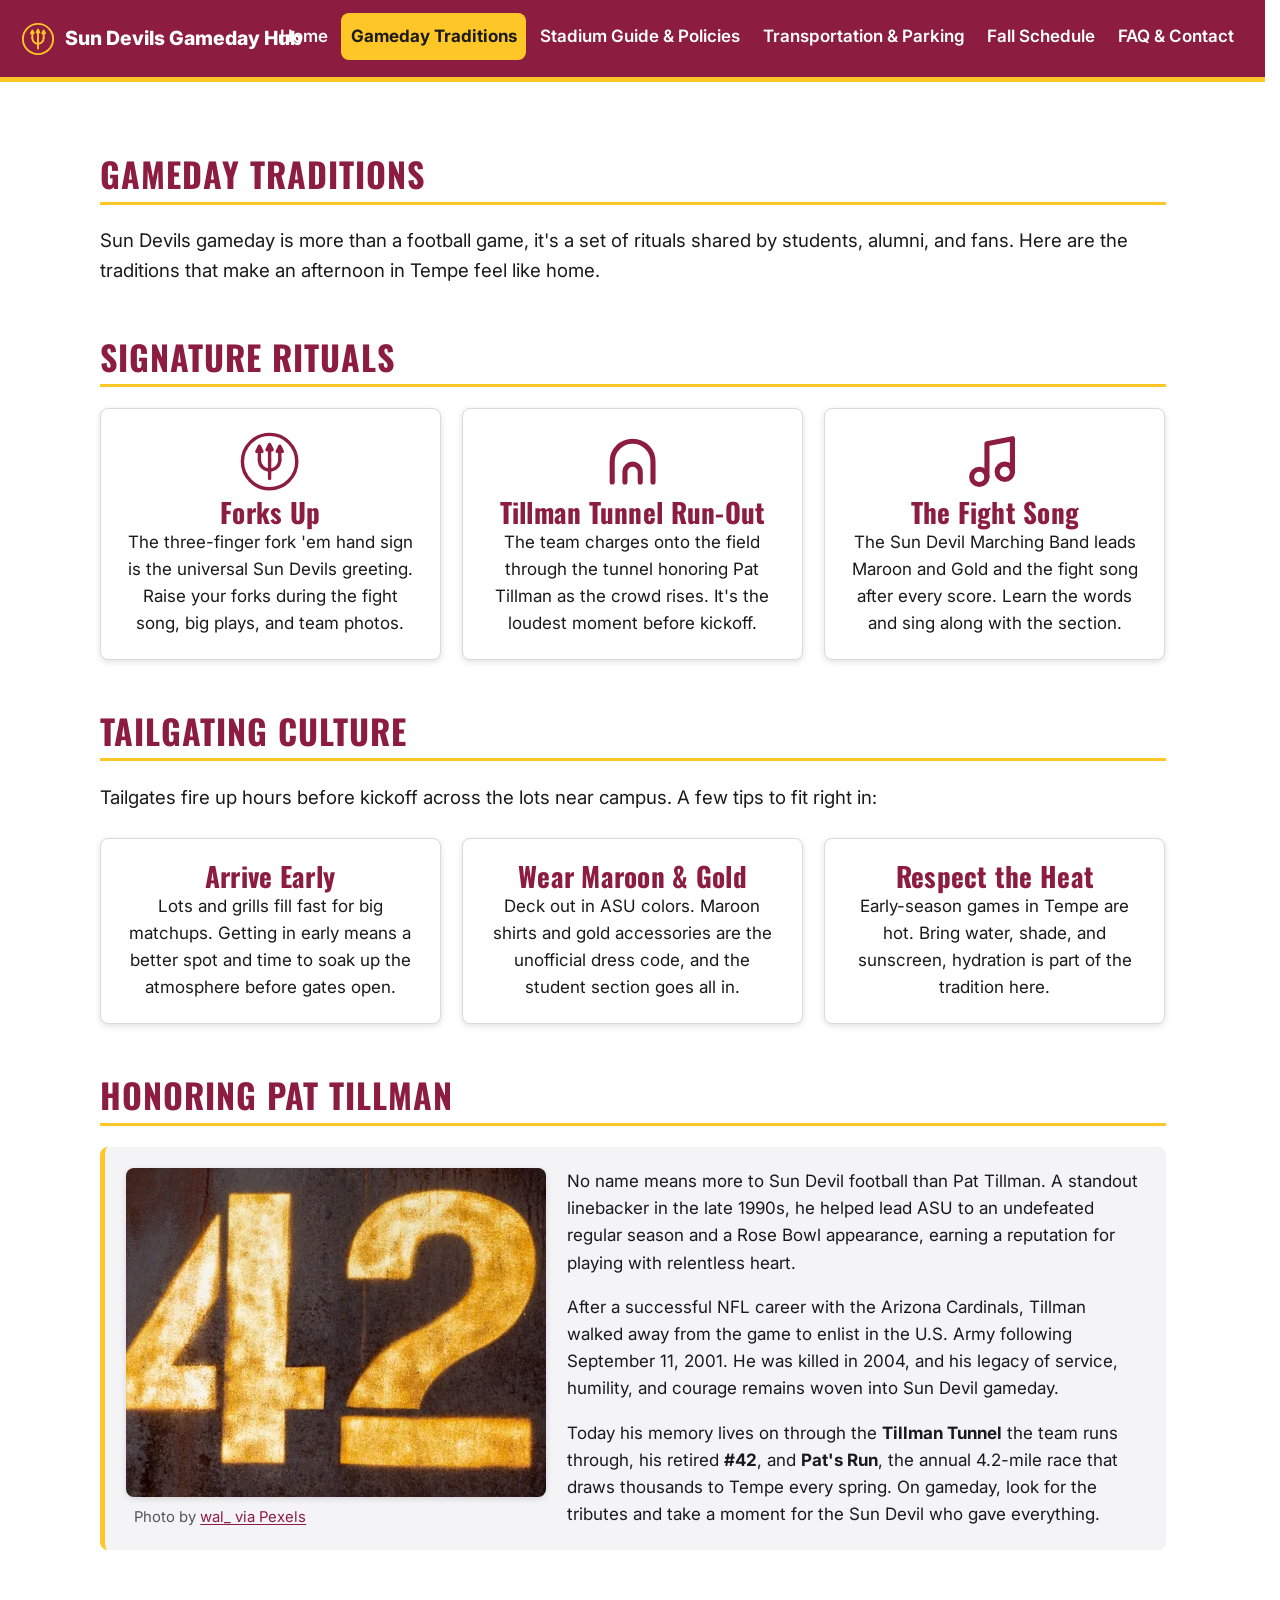
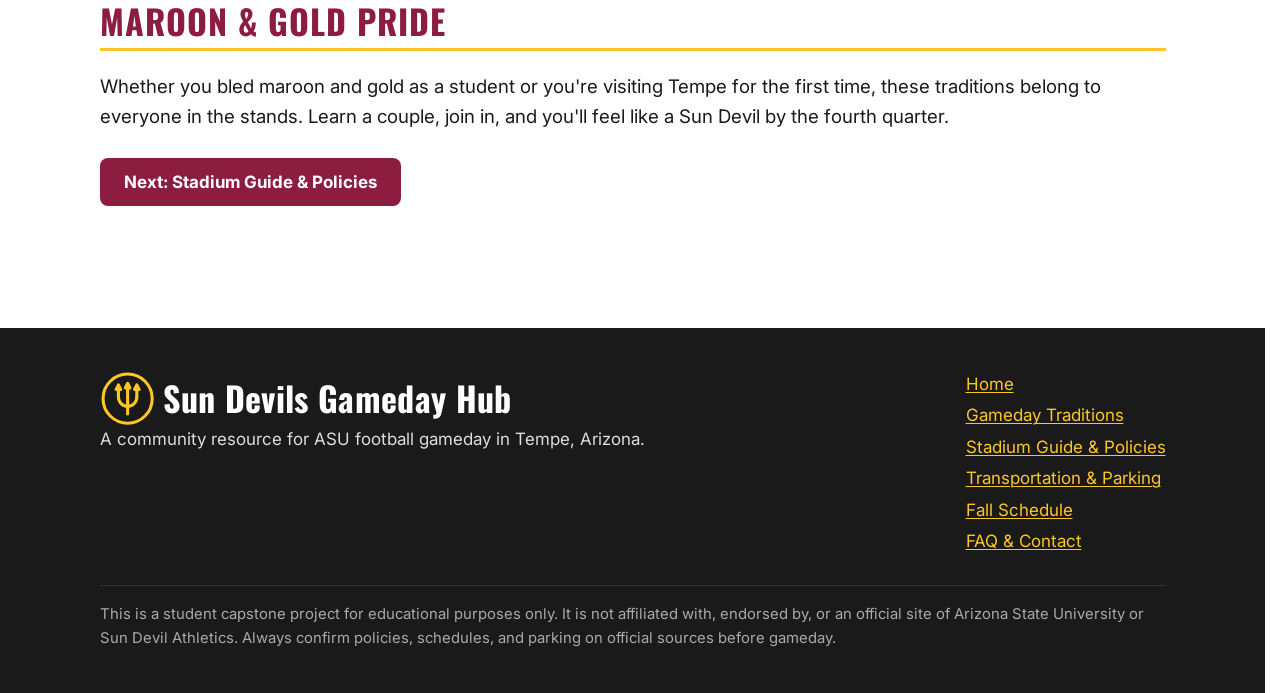
<file: traditions.html>
<!--Boiler plate-->
<!DOCTYPE html>
<html lang="en">
<head>
  <!-- Page setup -->
  <meta charset="UTF-8">
  <meta name="viewport" content="width=device-width, initial-scale=1.0">
  <title>Gameday Traditions | ASU Sun Devils Gameday Hub</title>
  <meta name="description" content="Learn the Sun Devils football gameday traditions: the fork 'em hand sign, Tillman Tunnel, the fight song, tailgating culture, and Maroon &amp; Gold pride.">

  <!-- Canonical URL. Update the domain to the real published host. -->
  <link rel="canonical" href="https://raolvera.github.io/Olvera-Rey_Discoverability-Structured-Content-Package/traditions.html">

  <!-- Open Graph metadata for social link previews. Values mirror the visible
       page content. The image path is absolute because social crawlers do not
       resolve relative URLs. -->
  <meta property="og:type" content="website">
  <meta property="og:title" content="Gameday Traditions | ASU Sun Devils Gameday Hub">
  <meta property="og:description" content="Sun Devils gameday rituals: Forks Up, the Tillman Tunnel run-out, the fight song, tailgating culture, and the Pat Tillman tribute.">
  <meta property="og:url" content="https://raolvera.github.io/Olvera-Rey_Discoverability-Structured-Content-Package/traditions.html">
  <meta property="og:image" content="https://raolvera.github.io/Olvera-Rey_Discoverability-Structured-Content-Package/images/tribute-42-640.jpg">
  <meta property="og:image:alt" content="A grunge number 42 painted in bright yellow on aged metal, echoing Pat Tillman's retired jersey number.">
  <meta property="og:site_name" content="Sun Devils Gameday Hub">

  <!-- Twitter/X card. Reuses the Open Graph image via summary_large_image. -->
  <meta name="twitter:card" content="summary_large_image">
  <meta name="twitter:title" content="Gameday Traditions | ASU Sun Devils Gameday Hub">
  <meta name="twitter:description" content="Sun Devils gameday rituals: Forks Up, the Tillman Tunnel run-out, the fight song, tailgating culture, and the Pat Tillman tribute.">
  <meta name="twitter:image" content="https://raolvera.github.io/Olvera-Rey_Discoverability-Structured-Content-Package/images/tribute-42-640.jpg">

  <!-- Inter (body) and Oswald (headings) from Google Fonts.
       display=swap shows the fallback until the web font loads. -->
  <link rel="preconnect" href="https://fonts.googleapis.com">
  <link rel="preconnect" href="https://fonts.gstatic.com" crossorigin>
  <link rel="stylesheet" href="https://fonts.googleapis.com/css2?family=Inter:wght@400;600&family=Oswald:wght@600;700&display=optional">

  <!-- Favicon SVG brand mark, stays crisp on any screen -->
  <link rel="icon" type="image/svg+xml" href="images/favicon.svg">

  <link rel="stylesheet" href="styles.css">
</head>
<body>
  <!-- Skip link for keyboard users -->
  <a class="skip-link" href="#main">Skip to main content</a>

  <!-- Header -->
  <header class="site-header">
    <div class="container">
      <!-- Logo -->
      <a class="brand" href="index.html">
        <!-- Brand logo, inline SVG trident, decorative and aria hidden, gold via currentColor -->
        <svg class="pitchfork" viewBox="-6 -8 36 36" fill="none" stroke="currentColor"
             stroke-width="2" stroke-linecap="round" stroke-linejoin="round"
             aria-hidden="true" focusable="false">
          <!-- Outer circle -->
          <circle cx="12" cy="10" r="16"/>
          <!-- Three caps on the tine tips -->
          <path d="M4.5 4 L7.5 4 L6 1 Z"/>
          <path d="M10.5 3 L13.5 3 L12 0 Z"/>
          <path d="M16.5 4 L19.5 4 L18 1 Z"/>
          <!-- Tines, bowl, and handle -->
          <path d="M6 4v5M12 3v6M18 4v5"/>
          <path d="M6 9a6 6 0 0 0 12 0"/>
          <path d="M12 9v11"/>
        </svg>
        <span>Sun Devils Gameday Hub</span>
      </a>

      <!-- Menu button. This checkbox opens the menu, so it needs a name and
           must stay visible to screen readers. -->
      <input class="nav-toggle-checkbox" type="checkbox" id="nav-toggle" aria-label="Open main menu">
      <label class="nav-toggle" for="nav-toggle"><span aria-hidden="true">☰</span><span class="nav-toggle-label"> Menu</span></label>

      <!-- Nav links -->
      <nav class="main-nav" aria-label="Primary">
        <ul>
          <li><a href="index.html">Home</a></li>
          <li><a href="traditions.html" aria-current="page">Gameday Traditions</a></li>
          <li><a href="stadium.html">Stadium Guide &amp; Policies</a></li>
          <li><a href="transportation.html">Transportation &amp; Parking</a></li>
          <li><a href="schedule.html">Fall Schedule</a></li>
          <li><a href="faq.html">FAQ &amp; Contact</a></li>
        </ul>
      </nav>
    </div>
  </header>

  <!-- Main content. tabindex="-1" lets the skip link move focus here, so
       keyboard users land in the content. -->
  <main id="main" tabindex="-1">
    <div class="container">
      <section aria-labelledby="page-title">
        <h1 class="section-title" id="page-title">Gameday Traditions</h1>
        <p class="lede">Sun Devils gameday is more than a football game, it's a set of rituals shared by students, alumni, and fans. Here are the traditions that make an afternoon in Tempe feel like home.</p>
      </section>

      <section aria-labelledby="rituals-title">
        <h2 class="section-title" id="rituals-title">Signature Rituals</h2>
        <!-- Ritual card icons are inline SVG (decorative, aria-hidden) so CSS can
             tint them via currentColor. -->
        <div class="card-grid cols-3">
          <!-- Forks Up card (the brand trident, reused as a decorative icon) -->
          <article class="card">
            <h3>
              <svg class="card-icon" viewBox="-6 -8 36 36" fill="none"
                   stroke="currentColor" stroke-width="2"
                   stroke-linecap="round" stroke-linejoin="round"
                   aria-hidden="true" focusable="false">
                <circle cx="12" cy="10" r="16"/>
                <path d="M4.5 4 L7.5 4 L6 1 Z"/>
                <path d="M10.5 3 L13.5 3 L12 0 Z"/>
                <path d="M16.5 4 L19.5 4 L18 1 Z"/>
                <path d="M6 4v5M12 3v6M18 4v5"/>
                <path d="M6 9a6 6 0 0 0 12 0"/>
                <path d="M12 9v11"/>
              </svg>
              Forks Up
            </h3>
            <p>The three-finger fork 'em hand sign is the universal Sun Devils greeting. Raise your forks during the fight song, big plays, and team photos.</p>
          </article>

          <!-- Tillman Tunnel card (decorative tunnel-arch icon) -->
          <article class="card">
            <h3>
              <svg class="card-icon" viewBox="0 0 24 24" fill="none"
                   stroke="currentColor" stroke-width="2"
                   stroke-linecap="round" stroke-linejoin="round"
                   aria-hidden="true" focusable="false">
                <path d="M4 20v-8a8 8 0 0 1 16 0v8"/>
                <path d="M9 20v-4a3 3 0 0 1 6 0v4"/>
              </svg>
              Tillman Tunnel Run-Out
            </h3>
            <p>The team charges onto the field through the tunnel honoring Pat Tillman as the crowd rises. It's the loudest moment before kickoff.</p>
          </article>

          <!-- Fight Song card (decorative music-note icon) -->
          <article class="card">
            <h3>
              <svg class="card-icon" viewBox="0 0 24 24" fill="none"
                   stroke="currentColor" stroke-width="2"
                   stroke-linecap="round" stroke-linejoin="round"
                   aria-hidden="true" focusable="false">
                <path d="M9 18V5l10-2v13"/>
                <circle cx="6" cy="18" r="3"/>
                <circle cx="16" cy="16" r="3"/>
              </svg>
              The Fight Song
            </h3>
            <p>The Sun Devil Marching Band leads Maroon and Gold and the fight song after every score. Learn the words and sing along with the section.</p>
          </article>
        </div>
      </section>

      <section aria-labelledby="tailgate-title">
        <h2 class="section-title" id="tailgate-title">Tailgating Culture</h2>
        <p class="lede">Tailgates fire up hours before kickoff across the lots near campus. A few tips to fit right in:</p>
        <!-- cols-3 so these three cards match the width of the Signature Rituals cards above -->
        <div class="card-grid cols-3">
          <article class="card">
            <h3>Arrive Early</h3>
            <p>Lots and grills fill fast for big matchups. Getting in early means a better spot and time to soak up the atmosphere before gates open.</p>
          </article>
          <article class="card">
            <h3>Wear Maroon &amp; Gold</h3>
            <p>Deck out in ASU colors. Maroon shirts and gold accessories are the unofficial dress code, and the student section goes all in.</p>
          </article>
          <article class="card">
            <h3>Respect the Heat</h3>
            <p>Early-season games in Tempe are hot. Bring water, shade, and sunscreen, hydration is part of the tradition here.</p>
          </article>
        </div>
      </section>

      <section aria-labelledby="tillman-title">
        <h2 class="section-title" id="tillman-title">Honoring Pat Tillman</h2>
        <!-- Tribute block. The photo shows the number 42, Tillman's retired
             jersey number, and the text beside it tells his story. WebP first
             with a JPEG fallback, and width/height + aspect-ratio hold the
             box so nothing jumps as it loads. -->
        <div class="tribute">
          <figure class="tribute-media">
            <picture>
              <source type="image/webp"
                      srcset="images/tribute-42-400.webp 400w,
                              images/tribute-42-640.webp 640w,
                              images/tribute-42-900.webp 900w"
                      sizes="(min-width: 40rem) 420px, 90vw">
              <img class="tribute-photo"
                   src="images/tribute-42-640.jpg"
                   srcset="images/tribute-42-400.jpg 400w,
                           images/tribute-42-640.jpg 640w,
                           images/tribute-42-900.jpg 900w"
                   sizes="(min-width: 40rem) 420px, 90vw"
                   alt="A textured, grunge number 42 painted in bright yellow on an aged metal surface, echoing Pat Tillman's retired jersey number."
                   width="900" height="600" loading="lazy" decoding="async">
            </picture>
            <figcaption class="media-credit">
              Photo by
              <a href="https://www.pexels.com/photo/rustic-number-42-painted-on-metal-surface-36353551/" rel="noopener noreferrer" target="_blank">wal_ via Pexels<span class="sr-only"> (opens in a new tab)</span></a>
            </figcaption>
          </figure>
          <div class="tribute-text">
            <p>No name means more to Sun Devil football than Pat Tillman. A standout linebacker in the late 1990s, he helped lead ASU to an undefeated regular season and a Rose Bowl appearance, earning a reputation for playing with relentless heart.</p>
            <p>After a successful NFL career with the Arizona Cardinals, Tillman walked away from the game to enlist in the U.S. Army following September 11, 2001. He was killed in 2004, and his legacy of service, humility, and courage remains woven into Sun Devil gameday.</p>
            <p>Today his memory lives on through the <strong>Tillman Tunnel</strong> the team runs through, his retired <strong>#42</strong>, and <strong>Pat's Run</strong>, the annual 4.2-mile race that draws thousands to Tempe every spring. On gameday, look for the tributes and take a moment for the Sun Devil who gave everything.</p>
          </div>
        </div>
      </section>

      <section aria-labelledby="pride-title">
        <h2 class="section-title" id="pride-title">Maroon &amp; Gold Pride</h2>
        <p class="lede">Whether you bled maroon and gold as a student or you're visiting Tempe for the first time, these traditions belong to everyone in the stands. Learn a couple, join in, and you'll feel like a Sun Devil by the fourth quarter.</p>
        <p class="next-link"><a class="btn" href="stadium.html">Next: Stadium Guide &amp; Policies</a></p>
      </section>
    </div>
  </main>

  <!-- Footer -->
  <footer class="site-footer">
    <div class="container">
      <div class="footer-grid">
        <div>
          <!-- Footer logo, larger copy of the header trident -->
          <h2 class="footer-brand">
            <svg class="footer-logo" viewBox="-6 -8 36 36" fill="none" stroke="currentColor"
                 stroke-width="2" stroke-linecap="round" stroke-linejoin="round"
                 aria-hidden="true" focusable="false">
              <circle cx="12" cy="10" r="16"/>
              <path d="M4.5 4 L7.5 4 L6 1 Z"/>
              <path d="M10.5 3 L13.5 3 L12 0 Z"/>
              <path d="M16.5 4 L19.5 4 L18 1 Z"/>
              <path d="M6 4v5M12 3v6M18 4v5"/>
              <path d="M6 9a6 6 0 0 0 12 0"/>
              <path d="M12 9v11"/>
            </svg>
            Sun Devils Gameday Hub
          </h2>
          <p>A community resource for ASU football gameday in Tempe, Arizona.</p>
        </div>
        <!-- Footer nav -->
        <nav aria-label="Footer">
          <ul>
            <li><a href="index.html">Home</a></li>
            <li><a href="traditions.html">Gameday Traditions</a></li>
            <li><a href="stadium.html">Stadium Guide &amp; Policies</a></li>
            <li><a href="transportation.html">Transportation &amp; Parking</a></li>
            <li><a href="schedule.html">Fall Schedule</a></li>
            <li><a href="faq.html">FAQ &amp; Contact</a></li>
          </ul>
        </nav>
      </div>
      <!-- Disclaimer -->
      <p class="disclaimer">
        This is a student capstone project for educational purposes only. It is not affiliated with, endorsed by, or an official site of Arizona State University or Sun Devil Athletics. Always confirm policies, schedules, and parking on official sources before gameday.
      </p>
    </div>
  </footer>
</body>
</html>
</file>
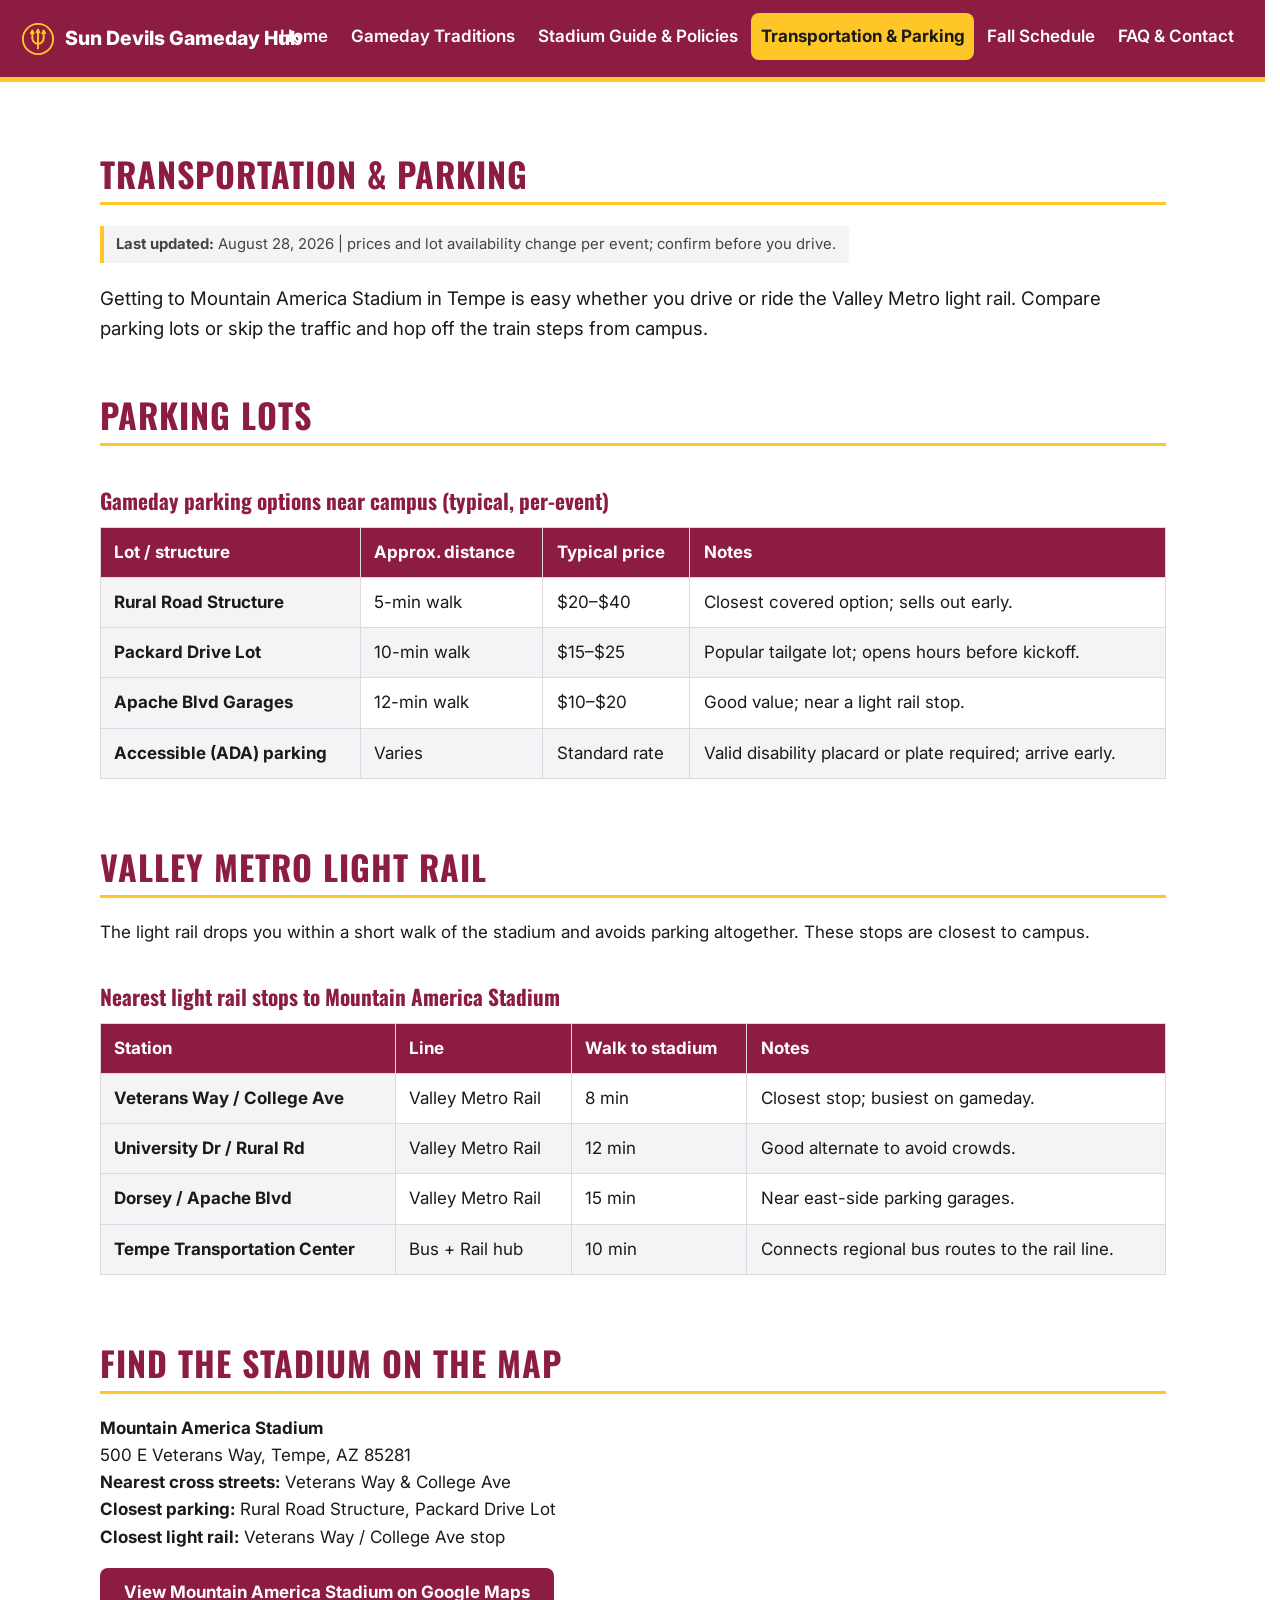
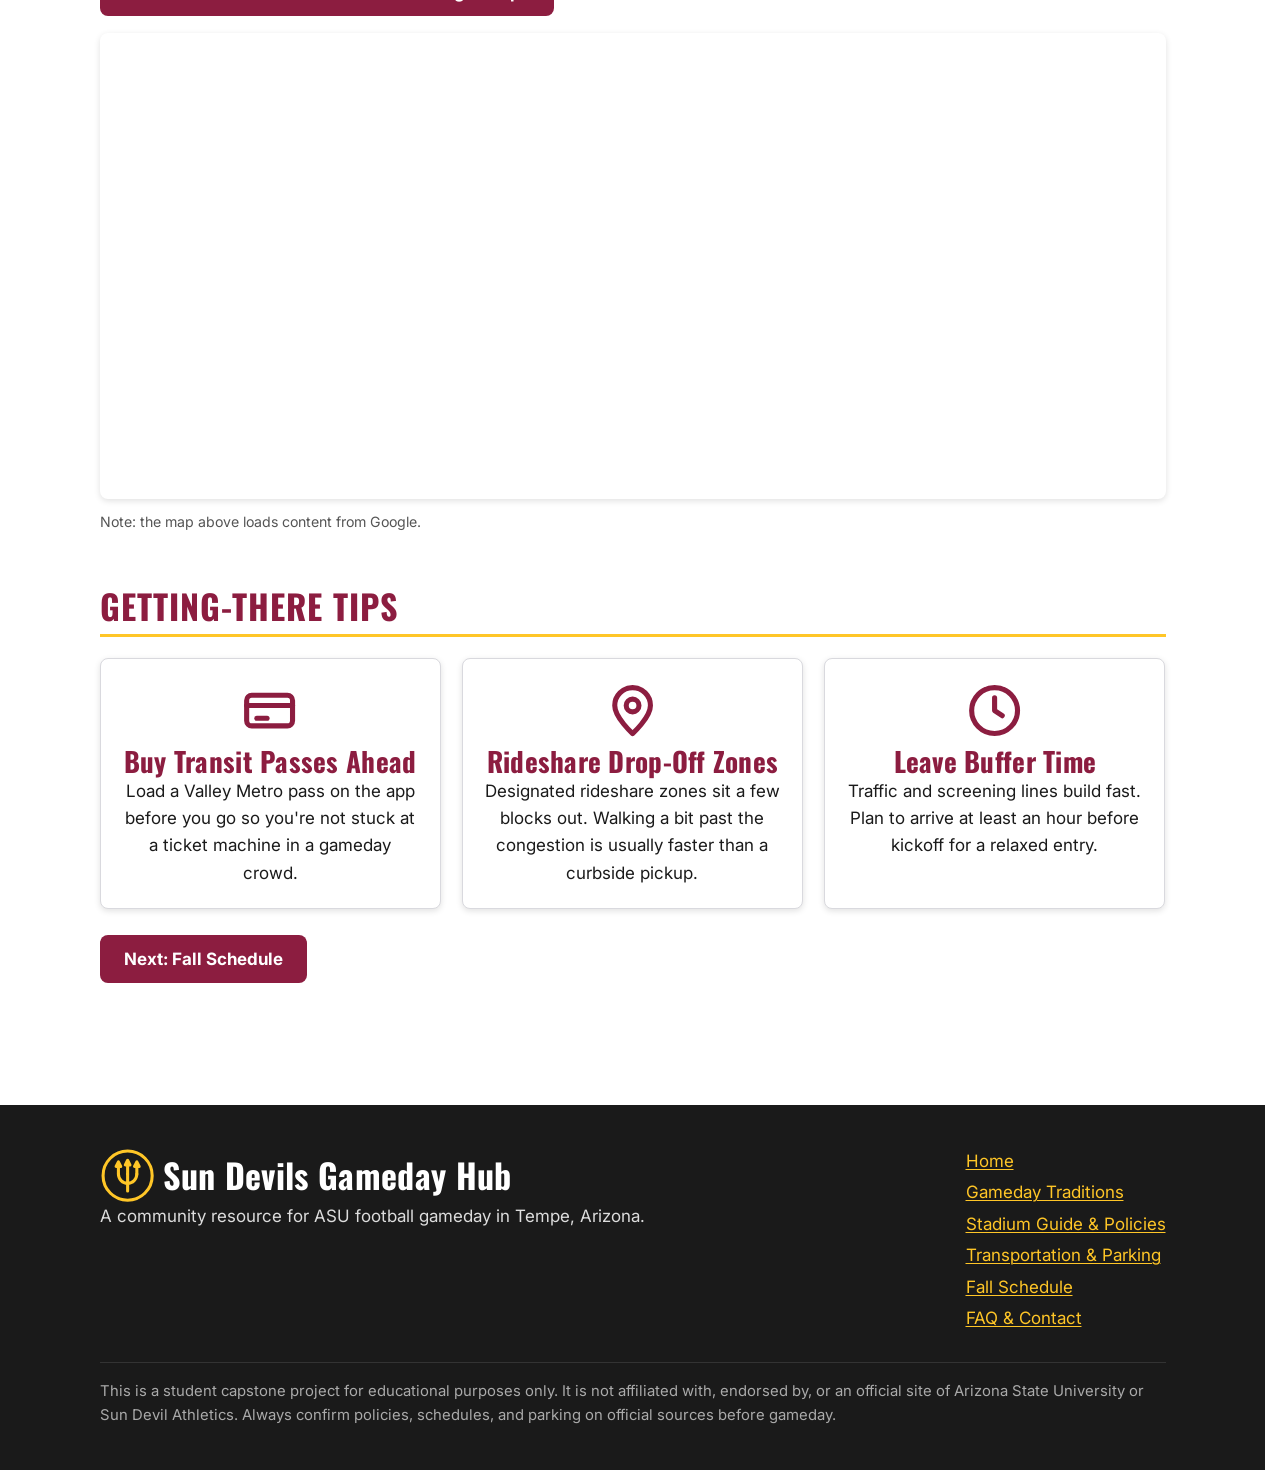
<file: transportation.html>
<!DOCTYPE html>
<html lang="en">
<head>
  <meta charset="UTF-8">
  <meta name="viewport" content="width=device-width, initial-scale=1.0">
  <title>Transportation &amp; Parking | ASU Sun Devils Gameday Hub</title>
  <meta name="description" content="Parking lots, prices, accessible options, and Valley Metro light rail routes to Mountain America Stadium for ASU Sun Devils football gamedays in Tempe.">

  <!-- Canonical URL. Update the domain to the real published host. -->
  <link rel="canonical" href="https://raolvera.github.io/Olvera-Rey_Discoverability-Structured-Content-Package/transportation.html">

  <!-- Open Graph metadata for social link previews. Values mirror the visible
       page content. The image path is absolute because social crawlers do not
       resolve relative URLs. -->
  <meta property="og:type" content="website">
  <meta property="og:title" content="Transportation & Parking | ASU Sun Devils Gameday Hub">
  <meta property="og:description" content="Parking lots, prices, accessible options, and Valley Metro light rail routes to Mountain America Stadium in Tempe.">
  <meta property="og:url" content="https://raolvera.github.io/Olvera-Rey_Discoverability-Structured-Content-Package/transportation.html">
  <meta property="og:image" content="https://raolvera.github.io/Olvera-Rey_Discoverability-Structured-Content-Package/images/gameday-crowd-1600.jpg">
  <meta property="og:image:alt" content="A fan raises a yellow foam pitchfork hand above a packed maroon-and-gold gameday crowd in Tempe.">
  <meta property="og:site_name" content="Sun Devils Gameday Hub">

  <!-- Twitter/X card. Reuses the Open Graph image via summary_large_image. -->
  <meta name="twitter:card" content="summary_large_image">
  <meta name="twitter:title" content="Transportation & Parking | ASU Sun Devils Gameday Hub">
  <meta name="twitter:description" content="Parking lots, prices, accessible options, and Valley Metro light rail routes to Mountain America Stadium in Tempe.">
  <meta name="twitter:image" content="https://raolvera.github.io/Olvera-Rey_Discoverability-Structured-Content-Package/images/gameday-crowd-1600.jpg">

  <!-- Inter (body) and Oswald (headings) from Google Fonts.
       display=swap shows the fallback until the web font loads.
       This page also has the Google Maps embed (see below). -->
  <link rel="preconnect" href="https://fonts.googleapis.com">
  <link rel="preconnect" href="https://fonts.gstatic.com" crossorigin>
  <link rel="stylesheet" href="https://fonts.googleapis.com/css2?family=Inter:wght@400;600&family=Oswald:wght@600;700&display=optional">

  <!-- Favicon SVG brand mark, stays crisp on any screen -->
  <link rel="icon" type="image/svg+xml" href="images/favicon.svg">

  <link rel="stylesheet" href="styles.css">
</head>
<body>
  <a class="skip-link" href="#main">Skip to main content</a>

  <header class="site-header">
    <div class="container">
      <a class="brand" href="index.html">
        <!-- Brand logo, inline SVG trident, decorative and aria hidden, gold via currentColor -->
        <svg class="pitchfork" viewBox="-6 -8 36 36" fill="none" stroke="currentColor"
             stroke-width="2" stroke-linecap="round" stroke-linejoin="round"
             aria-hidden="true" focusable="false">
          <!-- Outer circle -->
          <circle cx="12" cy="10" r="16"/>
          <!-- Three caps on the tine tips -->
          <path d="M4.5 4 L7.5 4 L6 1 Z"/>
          <path d="M10.5 3 L13.5 3 L12 0 Z"/>
          <path d="M16.5 4 L19.5 4 L18 1 Z"/>
          <!-- Tines, bowl, and handle -->
          <path d="M6 4v5M12 3v6M18 4v5"/>
          <path d="M6 9a6 6 0 0 0 12 0"/>
          <path d="M12 9v11"/>
        </svg>
        <span>Sun Devils Gameday Hub</span>
      </a>

      <!-- Menu button. This checkbox opens the menu, so it needs a name and
           must stay visible to screen readers. -->
      <input class="nav-toggle-checkbox" type="checkbox" id="nav-toggle" aria-label="Open main menu">
      <label class="nav-toggle" for="nav-toggle"><span aria-hidden="true">☰</span><span class="nav-toggle-label"> Menu</span></label>

      <nav class="main-nav" aria-label="Primary">
        <ul>
          <li><a href="index.html">Home</a></li>
          <li><a href="traditions.html">Gameday Traditions</a></li>
          <li><a href="stadium.html">Stadium Guide &amp; Policies</a></li>
          <!-- Transportation & Parking -->
          <li><a href="transportation.html" aria-current="page">Transportation &amp; Parking</a></li>
          <li><a href="schedule.html">Fall Schedule</a></li>
          <li><a href="faq.html">FAQ &amp; Contact</a></li>
        </ul>
      </nav>
    </div>
  </header>

  <!-- Main content. tabindex="-1" lets the skip link move focus here, so
       keyboard users land in the content. -->
  <main id="main" tabindex="-1">
    <div class="container">
      <section aria-labelledby="page-title">
        <h1 class="section-title" id="page-title">Transportation &amp; Parking</h1>
        <p class="updated"><strong>Last updated:</strong> August 28, 2026 | prices and lot availability change per event; confirm before you drive.</p>
        <p class="lede">Getting to Mountain America Stadium in Tempe is easy whether you drive or ride the Valley Metro light rail. Compare parking lots or skip the traffic and hop off the train steps from campus.</p>
      </section>

      <section aria-labelledby="parking-title">
        <h2 class="section-title" id="parking-title">Parking Lots</h2>
        <div class="table-wrap">
          <table class="data">
            <caption>Gameday parking options near campus (typical, per-event)</caption>
            <thead>
              <tr>
                <th scope="col">Lot / structure</th>
                <th scope="col">Approx. distance</th>
                <th scope="col">Typical price</th>
                <th scope="col">Notes</th>
              </tr>
            </thead>
            <tbody>
              <tr>
                <th scope="row">Rural Road Structure</th>
                <td>5-min walk</td>
                <td>$20&ndash;$40</td>
                <td>Closest covered option; sells out early.</td>
              </tr>
              <tr>
                <th scope="row">Packard Drive Lot</th>
                <td>10-min walk</td>
                <td>$15&ndash;$25</td>
                <td>Popular tailgate lot; opens hours before kickoff.</td>
              </tr>
              <tr>
                <th scope="row">Apache Blvd Garages</th>
                <td>12-min walk</td>
                <td>$10&ndash;$20</td>
                <td>Good value; near a light rail stop.</td>
              </tr>
              <tr>
                <th scope="row">Accessible (ADA) parking</th>
                <td>Varies</td>
                <td>Standard rate</td>
                <td>Valid disability placard or plate required; arrive early.</td>
              </tr>
            </tbody>
          </table>
        </div>
      </section>

      <section aria-labelledby="lightrail-title">
        <h2 class="section-title" id="lightrail-title">Valley Metro Light Rail</h2>
        <p>The light rail drops you within a short walk of the stadium and avoids parking altogether. These stops are closest to campus.</p>
        <div class="table-wrap">
          <table class="data">
            <caption>Nearest light rail stops to Mountain America Stadium</caption>
            <thead>
              <tr>
                <th scope="col">Station</th>
                <th scope="col">Line</th>
                <th scope="col">Walk to stadium</th>
                <th scope="col">Notes</th>
              </tr>
            </thead>
            <tbody>
              <tr>
                <th scope="row">Veterans Way / College Ave</th>
                <td>Valley Metro Rail</td>
                <td>8 min</td>
                <td>Closest stop; busiest on gameday.</td>
              </tr>
              <tr>
                <th scope="row">University Dr / Rural Rd</th>
                <td>Valley Metro Rail</td>
                <td>12 min</td>
                <td>Good alternate to avoid crowds.</td>
              </tr>
              <tr>
                <th scope="row">Dorsey / Apache Blvd</th>
                <td>Valley Metro Rail</td>
                <td>15 min</td>
                <td>Near east-side parking garages.</td>
              </tr>
              <tr>
                <th scope="row">Tempe Transportation Center</th>
                <td>Bus + Rail hub</td>
                <td>10 min</td>
                <td>Connects regional bus routes to the rail line.</td>
              </tr>
            </tbody>
          </table>
        </div>
      </section>

      <!-- Stadium location map -->
      <section aria-labelledby="map-title">
        <h2 class="section-title" id="map-title">Find the Stadium on the Map</h2>

        <!-- Plain-text address, so the location works even if the map fails to load -->
        <address class="map-alt">
          <strong>Mountain America Stadium</strong><br>
          500 E Veterans Way, Tempe, AZ 85281<br>
          <strong>Nearest cross streets:</strong> Veterans Way &amp; College Ave<br>
          <strong>Closest parking:</strong> Rural Road Structure, Packard Drive Lot<br>
          <strong>Closest light rail:</strong> Veterans Way / College Ave stop
        </address>

        <!-- Direct link to the map, usable without the embed -->
        <p>
          <a class="btn" href="https://www.google.com/maps/search/?api=1&amp;query=Mountain+America+Stadium+Tempe+AZ"
             target="_blank" rel="noopener noreferrer">
            View Mountain America Stadium on Google Maps<span class="sr-only"> (opens in a new tab)</span>
          </a>
        </p>

        <!-- Sized wrapper reserves space so the page does not jump on load -->
        <div class="map-embed">
          <!-- Google Maps embed, titled and lazy-loaded -->
          <iframe
            src="https://www.google.com/maps?q=Mountain+America+Stadium,+Tempe,+AZ&amp;output=embed"
            title="Map showing the location of Mountain America Stadium in Tempe, Arizona"
            width="600" height="450"
            loading="lazy"
            referrerpolicy="no-referrer-when-downgrade">
          </iframe>
        </div>

        <!-- Note the embed loads content from Google -->
        <p class="map-note">
          <small>Note: the map above loads content from Google.</small>
        </p>
      </section>

      <section aria-labelledby="tips-title">
        <h2 class="section-title" id="tips-title">Getting-There Tips</h2>
        <!-- Tip card icons are inline SVG, decorative and aria hidden, so CSS
             can tint them via currentColor. -->
        <div class="card-grid">
          <!-- Transit pass tip, decorative fare card icon -->
          <article class="card">
            <h3>
              <svg class="card-icon" viewBox="0 0 24 24" fill="none"
                   stroke="currentColor" stroke-width="2"
                   stroke-linecap="round" stroke-linejoin="round"
                   aria-hidden="true" focusable="false">
                <rect x="3" y="6" width="18" height="12" rx="2"/>
                <path d="M3 10h18"/>
                <path d="M7 15h4"/>
              </svg>
              Buy Transit Passes Ahead
            </h3>
            <p>Load a Valley Metro pass on the app before you go so you're not stuck at a ticket machine in a gameday crowd.</p>
          </article>
          <!-- Rideshare tip, decorative map pin icon -->
          <article class="card">
            <h3>
              <svg class="card-icon" viewBox="0 0 24 24" fill="none"
                   stroke="currentColor" stroke-width="2"
                   stroke-linecap="round" stroke-linejoin="round"
                   aria-hidden="true" focusable="false">
                <path d="M12 21s7-6.3 7-11a7 7 0 0 0-14 0c0 4.7 7 11 7 11z"/>
                <circle cx="12" cy="10" r="2.5"/>
              </svg>
              Rideshare Drop-Off Zones
            </h3>
            <p>Designated rideshare zones sit a few blocks out. Walking a bit past the congestion is usually faster than a curbside pickup.</p>
          </article>
          <!-- Buffer time tip, decorative clock icon -->
          <article class="card">
            <h3>
              <svg class="card-icon" viewBox="0 0 24 24" fill="none"
                   stroke="currentColor" stroke-width="2"
                   stroke-linecap="round" stroke-linejoin="round"
                   aria-hidden="true" focusable="false">
                <circle cx="12" cy="12" r="9"/>
                <path d="M12 7v5l3 2"/>
              </svg>
              Leave Buffer Time
            </h3>
            <p>Traffic and screening lines build fast. Plan to arrive at least an hour before kickoff for a relaxed entry.</p>
          </article>
        </div>
        <p class="next-link"><a class="btn" href="schedule.html">Next: Fall Schedule</a></p>
      </section>
    </div>
  </main>

  <footer class="site-footer">
    <div class="container">
      <div class="footer-grid">
        <div>
          <!-- Footer logo, larger copy of the header trident -->
          <h2 class="footer-brand">
            <svg class="footer-logo" viewBox="-6 -8 36 36" fill="none" stroke="currentColor"
                 stroke-width="2" stroke-linecap="round" stroke-linejoin="round"
                 aria-hidden="true" focusable="false">
              <circle cx="12" cy="10" r="16"/>
              <path d="M4.5 4 L7.5 4 L6 1 Z"/>
              <path d="M10.5 3 L13.5 3 L12 0 Z"/>
              <path d="M16.5 4 L19.5 4 L18 1 Z"/>
              <path d="M6 4v5M12 3v6M18 4v5"/>
              <path d="M6 9a6 6 0 0 0 12 0"/>
              <path d="M12 9v11"/>
            </svg>
            Sun Devils Gameday Hub
          </h2>
          <p>A community resource for ASU football gameday in Tempe, Arizona.</p>
        </div>
        <nav aria-label="Footer">
          <ul>
            <li><a href="index.html">Home</a></li>
            <li><a href="traditions.html">Gameday Traditions</a></li>
            <li><a href="stadium.html">Stadium Guide &amp; Policies</a></li>
            <!-- Transportation & Parking -->
            <li><a href="transportation.html">Transportation &amp; Parking</a></li>
            <li><a href="schedule.html">Fall Schedule</a></li>
            <li><a href="faq.html">FAQ &amp; Contact</a></li>
          </ul>
        </nav>
      </div>
      <p class="disclaimer">
        This is a student capstone project for educational purposes only. It is not affiliated with, endorsed by, or an official site of Arizona State University or Sun Devil Athletics. Always confirm policies, schedules, and parking on official sources before gameday.
      </p>
    </div>
  </footer>
</body>
</html>
</file>
<file: styles.css>
/*
  styles.css
  ASU Sun Devils Football Gameday Hub
  Author: Rey Olvera
  Course: GIT 515 Advanced Web Coding
  Professor : Hillerman
  Date: September 20, 2026, Module 4
*/

/* Cascade layers. This sets the order once. Later layers beat earlier ones,
   no matter where a rule sits in the file. Order: tokens (variables), base
   (element defaults), layout (page frame), components (the pieces). */
@layer tokens, base, layout, components;

@layer tokens {

:root {

  /* Brand colors */
  --maroon:        #8c1d40;  
  --maroon-dark:   #6a1531; 
  --gold:          #ffc627;  
  --gold-dark:     #e6b000; 

  /* Neutrals */
  --ink:           #1a1a1a; 
  --paper:         #ffffff;  
  --mist:          #f4f4f6;  
  --line:          #d9d9de; 

  /* Feedback colors */
  --error:         #c62828;  
  --error-dark:    #8e0000; 
  --error-bg:      #fff5f5;  
  --visited:       #5a0e28;  

  /* Focus ring colors */
  --focus:         #0b5fff;  
  --focus-invert:  #ffffff;  

  /* Font families The Fallback faces are defined at the bottom of this
     file and are sized to match the web font, so the swap barely moves the
     layout. Plain system fonts come last as a safety net. */
  --font-body:     "Inter", "Inter Fallback", "Segoe UI", Roboto, Helvetica, Arial, sans-serif;
  --font-heading:  "Oswald", "Oswald Fallback", "Segoe UI", Roboto, Helvetica, Arial, sans-serif;

  /* Font sizes */
  --text-sm:    0.875rem;               
  --text-base:  1rem;                   
  --text-lg:    1.1rem;                 
  --text-xl:    1.25rem;                
  --text-2xl:   1.6rem;                
  --text-3xl:   2rem;                  
  --text-hero:  clamp(1.8rem, 5vw, 3rem); 

  /* Line heights */
  --leading-tight: 1.2; 
  --leading-body:  1.6; 

  /* Spacing scale */
  --space-xs:   0.25rem;  
  --space-sm:   0.5rem;   
  --space-md:   1rem;   
  --space-lg:   1.25rem;  
  --space-xl:   1.5rem;   
  --space-2xl:  2.5rem;  
  --space-3xl:  3rem;   

  /* Grid gap alias, points at the base spacing step */
  --gap: var(--space-lg);

  /* Fluid spacing that scales with the viewport between a floor and a
     ceiling, so spacing tightens on phones and opens up on desktops without
     a media query. Used on main and section. */
  --space-fluid-md: clamp(1rem, 0.6rem + 2vw, 1.75rem);
  --space-fluid-lg: clamp(1.5rem, 1rem + 3vw, 3rem);
  --space-fluid-xl: clamp(2rem, 1.2rem + 4vw, 4.5rem);

  /* Smallest a grid column can get before the grid drops to fewer columns.
     Based on where the text starts to feel cramped, around 15rem. */
  --col-min:       15rem;   
  --col-min-wide:  20rem;  

  /* Shape and shadow */
  --radius:      8px;                       
  --radius-sm:   4px;                        
  --radius-pill: 9999px;                    
  --shadow:      0 2px 6px rgba(0, 0, 0, 0.12);   
  --shadow-md:   0 4px 12px rgba(0, 0, 0, 0.16);  

  /* Max-widths */
  --max-width:  1100px;  
  --max-form:    520px;  
  --max-lede:    65ch;   
  --max-hero-p:  42ch;  

  /* Focus ring size */
  --focus-width:  3px;   
  --focus-offset: 2px;   


  /* Component tokens component by editing its tokens here,
     without touching the rules further down the file. */

  /* nav */
  --nav-bg:           var(--maroon);      
  --nav-link-color:   var(--paper);     
  --nav-link-hover:   var(--maroon-dark);   
  --nav-active-bg:    var(--gold);          
  --nav-active-color: var(--ink);         
  --nav-border:       5px solid var(--gold);

  /* card */
  --card-bg:      var(--paper);           
  --card-border:  1px solid var(--line);    
  --card-radius:  var(--radius);        
  --card-shadow:  var(--shadow);       
  --card-padding: var(--space-lg);        

  /* button */
  --btn-bg:         var(--maroon);       
  --btn-color:      var(--paper);        
  --btn-hover-bg:   var(--maroon-dark);    
  --btn-padding-y:  0.7rem;                
  --btn-padding-x:  1.3rem;               
  --btn-radius:     var(--radius);         
  --btn-border:     2px solid transparent;  

  /* table */
  --tbl-head-bg:    var(--maroon);       
  --tbl-head-color: var(--paper);         
  --tbl-row-bg:     var(--mist);          
  --tbl-caption:    var(--maroon);     
  --tbl-cell-pad-y: 0.65rem;           
  --tbl-cell-pad-x: 0.8rem;          

  /* form field */
  --field-border:         1px solid var(--line);   
  --field-radius:         var(--radius);           
  --field-focus-color:    var(--focus);           
  --field-invalid-border: 2px solid var(--error);  
  --field-invalid-bg:     var(--error-bg);         
  --req-color:            var(--error);            

  /* callout and the last updated stamp */
  --callout-bg:     var(--mist);            
  --callout-border: 4px solid var(--gold);  
}

} /* end @layer tokens */


@layer base {

/* Zero out default spacing and use border-box everywhere for predictable
   sizing */
*,
*::before,
*::after {
  box-sizing: border-box;
  margin: 0;
  padding: 0;
}

/* Smooth in-page scrolling, keep text size steady on rotate, and always
   reserve room for the scrollbar so page width stays consistent. */
html {
  scroll-behavior: smooth;
  scrollbar-gutter: stable;
  -webkit-text-size-adjust: 100%;
  text-size-adjust: 100%;
  font-size: 106.25%;
}

/* Default text and page background. overflow-x: hidden keeps the page from
   scrolling sideways; wide tables scroll inside their own .table-wrap. */
body {
  font-family: var(--font-body);
  font-size: var(--text-base);
  line-height: var(--leading-body);
  color: var(--ink);
  background: var(--paper);
  overflow-x: hidden;
}

/* Every heading shares Oswald and the same weight and color */
h1, h2, h3, h4, h5, h6 {
  font-family: var(--font-heading);
  font-weight: 700;
  line-height: var(--leading-tight);
  color: var(--maroon);
  letter-spacing: 0.01em;
}

/* Set heading sizes explicitly so browsers can't fall back to their own
   defaults, which drift once the font is swapped */
h1 { font-size: var(--text-hero); }
h2 { font-size: var(--text-3xl); }
h3 { font-size: var(--text-2xl); }
h4 { font-size: var(--text-xl); }

p {
  margin-bottom: var(--space-md);
}
p:last-child {
  margin-bottom: 0;
}

/* Indent lists enough that the bullets and numbers actually show */
ul, ol {
  padding-left: var(--space-xl);
}

li {
  margin-bottom: var(--space-xs);
}

/* Keep media from spilling out of its container */
img, video {
  max-width: 100%;
  height: auto;
  display: block;
}

/* Body links, maroon with a visible underline good for accessibility */
a {
  color: var(--maroon);
  text-decoration: underline;
  text-decoration-thickness: 1px;
  text-underline-offset: 2px;
}

/* Visited links go dark maroon instead of that default browser purple */
a:visited {
  color: var(--visited);
}

table {
  border-collapse: collapse;
}

/* Keep sub/superscript from throwing off the line height */
sub, sup {
  font-size: 75%;
  line-height: 0;
  position: relative;
  vertical-align: baseline;
}
sup { top: -0.5em; }
sub { bottom: -0.25em; }

/* Reduced-motion preference. Turn off animations and smooth scroll. */
@media (prefers-reduced-motion: reduce) {
  html {
    scroll-behavior: auto;
  }
  *,
  *::before,
  *::after {
    animation-duration: 0.01ms !important;
    animation-iteration-count: 1 !important;
    transition-duration: 0.01ms !important;
  }
}

/* Higher-contrast preference. Darker borders, a deeper tint, and a thicker
   focus ring. Since the design runs on tokens, changing a few here re-skins
   every component at once. */
@media (prefers-contrast: more) {
  :root {
    --line:        #6b6b73;  
    --card-border: 1px solid var(--ink);
    --mist:        #ececf0;   
    --focus-width: 4px;       
  }
  /* Make sure buttons and callout accents don't rely on subtle edges. */
  .btn,
  .callout,
  .stat,
  .spotlight {
    border-color: var(--ink);
  }
}

} /* end @layer base */


@layer layout {

/* Center the content and cap its width on big screens. It uses logical
   properties so it follows the writing direction, and min() shrinks the side
   padding on very narrow screens. */
.container {
  inline-size: 100%;
  max-inline-size: var(--max-width);
  margin-inline: auto;
  padding-inline: min(var(--space-md), 5vw);
}

/* Vertical padding that scales smoothly with the viewport. */
main {
  padding-block: var(--space-fluid-xl);
}

/* When the hero is the first thing in main, remove main's top padding so the
   hero sits directly under the header. */
main:has(> .hero:first-child) {
  padding-block-start: 0;
}
main > .hero:first-child {
  margin-block-end: var(--space-fluid-lg);
}

/* Even spacing under each section, except the last one so it doesn't
   stack with the footer. Fluid token so the gap scales with the viewport. */
section {
  margin-block-end: var(--space-fluid-lg);
}
section:last-child {
  margin-block-end: 0;
}

} /* end @layer layout */


@layer components {

/* Skip link, so keyboard users can jump straight to the main content. It
   sits off screen and only appears once it's tabbed to. */
.skip-link {
  position: absolute;
  inset-inline-start: -999px;
  inset-block-start: var(--space-sm);
  background: var(--gold);
  color: var(--ink);
  padding-block: 0.6rem;
  padding-inline: var(--space-md);
  z-index: 1000;
  font-weight: 700;
  border-radius: var(--radius);
  text-decoration: none;
}
.skip-link:focus {
  inset-inline-start: var(--space-md);
}

/* Main takes focus from the skip link but is not a control, so it shows no
   focus outline. */
main:focus {
  outline: none;
}

/* Card grid that sorts out its own columns, no per device media queries.
   Flexbox is the fallback and Grid takes over below. The auto-fit line fits
   as many columns as it can at --col-min each, so it's one column on phones
   and more as the screen gets wider. The nested min() keeps it from
   overflowing on screens narrower than --col-min. */
.card-grid {
  display: flex;
  flex-wrap: wrap;
  gap: var(--gap);
  align-items: stretch;
}
.card-grid > .card {
  flex: 1 1 var(--col-min);
}

/* Grid upgrade browsers without Grid keep the flexbox rules above. */
@supports (display: grid) {
  .card-grid {
    display: grid;
    grid-template-columns: repeat(auto-fit, minmax(min(var(--col-min), 100%), 1fr));
  }
  .card-grid > .card {
    flex: initial;
  }

  /* Quick links uses a bigger minimum so it lands on 3 columns on desktop. */
  .card-grid.cols-3 {
    grid-template-columns: repeat(auto-fit, minmax(min(var(--col-min-wide), 100%), 1fr));
  }
}

/* Lets a wide table scroll sideways on small screens instead of stretching
   the page.Overflow-x is the fallback and overflow-inline.*/
.table-wrap {
  overflow-x: auto;
  overflow-inline: auto;
  -webkit-overflow-scrolling: touch;
  scrollbar-color: var(--maroon) var(--mist);
  border-radius: var(--radius);
}


/* Stat grid for Gameday at a glance. Using auto-fill instead of auto-fit
   keeps the cards the same width rather than stretching a lone card across
   the whole row. Each card is a two-row grid with the label over the value,
   and with subgrid the labels and values line up all the way across. */
.stat-grid {
  display: grid;
  grid-template-columns: repeat(auto-fill, minmax(min(var(--col-min), 100%), 1fr));
  gap: var(--gap);
}
.stat {
  display: grid;
  grid-template-rows: fit-content(4rem) auto;
  gap: var(--space-xs);
  background: var(--card-bg);
  border: var(--card-border);
  border-inline-start: 4px solid var(--gold);
  border-radius: var(--card-radius);
  padding: var(--card-padding);
}

.stat dt {
  font-family: var(--font-heading);
  text-transform: uppercase;
  letter-spacing: 0.03em;
  font-size: var(--text-sm);
  color: var(--maroon);
}

.stat dd {
  margin: 0;
  font-size: var(--text-2xl);
  font-weight: 700;
  line-height: var(--leading-tight);
}

/* Subgrid lines up every card's label row and value row across the whole
   row. It's behind a feature query, so browsers without subgrid just keep
   the fit-content() fallback above. */
@supports (grid-template-rows: subgrid) {
  .stat-grid {
    grid-auto-rows: min-content;
  }
  .stat-grid > .stat {
    grid-row: span 2;
    grid-template-rows: subgrid;
  }
}


/* Site header and nav. It has four states, all done with pure CSS and no
   JavaScript. Mobile with the menu closed, mobile with it open once the
   hidden checkbox is checked, desktop as a row from 992px up, and a middle
   desktop range from 992px to 1399px where some link text is trimmed to fit.
   All the nav rules are kept together on purpose so they don't drift apart. */

/* Full-width maroon bar with a gold underline */
.site-header {
  background: var(--nav-bg);
  color: var(--paper);
  border-bottom: var(--nav-border);
}

/* Brand on the left, hamburger on the right */
.site-header .container {
  display: flex;
  flex-wrap: wrap;
  align-items: center;
  justify-content: space-between;
  gap: var(--space-sm);
  padding-block: 0.75rem;
}

/* The site-name link, pinned left */
.brand {
  display: flex;
  align-items: center;
  gap: 0.6rem;
  color: var(--paper);
  text-decoration: none;
  font-weight: 800;
  font-size: 1.15rem;
  white-space: nowrap;
  flex-shrink: 0;
  margin-left: var(--space-xl);
}

/* Don't let the brand turn purple once visited */
.brand:visited {
  color: var(--paper);
}

/* Brand logo, an inline SVG trident. Gold via currentColor. */
.brand .pitchfork {
  inline-size: 2rem;
  block-size: 2rem;
  color: var(--gold);
  line-height: 1;
  flex-shrink: 0;
}

/* Gold hamburger button, shows on phones and tablets */
.nav-toggle {
  display: inline-flex;
  align-items: center;
  gap: 0.4rem;
  background: var(--gold);
  color: var(--ink);
  border: none;
  padding: 0.5rem 0.8rem;
  border-radius: var(--btn-radius);
  font-weight: 700;
  cursor: pointer;
  margin-left: auto;
}

/* The hidden checkbox that drives the open/close is off-screen */
.nav-toggle-checkbox {
  position: absolute;
  left: -999px;
}

/* On mobile the links stack vertically */
.main-nav ul {
  list-style: none;
  margin: 0;
  padding: 0;
  display: flex;
  flex-direction: column;
  gap: 0.25rem;
}

/* Each link is a full-width tappable block */
.main-nav a {
  display: block;
  color: var(--nav-link-color);
  text-decoration: none;
  padding: 0.6rem 0.75rem;
  border-radius: var(--radius);
  font-weight: 600;
}

/* Keep nav links white after they're visited */
.main-nav a:visited {
  color: var(--nav-link-color);
}

/* Menu starts hidden on mobile until the box is checked */
.main-nav {
  flex-basis: 100%;
}
.nav-toggle-checkbox:not(:checked) ~ .main-nav {
  display: none;
}


/* Hero the banner across the top of the home page. */

/* Photo background with a maroon gradient over it so the white headline
   stays readable. Photo by Patrick Konior via Unsplash, see Build.md. */
.hero {
  background-image:
    linear-gradient(135deg, rgba(140, 29, 64, 0.72), rgba(94, 20, 43, 0.82)),
    url("images/patrick-konior-RgYUCJBmtCA-unsplash.jpg");
  background-size: cover;
  background-position: center;
  background-repeat: no-repeat;
  color: var(--paper);
  padding-block: var(--space-3xl);
  text-align: center;
}

/* Big uppercase headline */
.hero h1 {
  color: var(--paper);
  font-size: var(--text-hero);
  margin: 0 0 var(--space-sm);
  text-transform: uppercase;
  letter-spacing: 0.04em;
}

/* Intro line, kept to a readable width and centered */
.hero p {
  max-width: var(--max-hero-p);
  margin: 0 auto var(--space-xl);
  font-size: var(--text-lg);
}

/* Gold button, hero only. Dark ink text on gold is the contrast-safe pair. */
.hero .btn {
  background: var(--gold);
  color: var(--ink);
}
.hero .btn:hover {
  background: var(--gold-dark);
  color: var(--ink);
}


/* Buttons .btn class covers both links and buttons, and the gold hero
   button above is the only exception. */

/* Base button style for every call-to-action */
.btn {
  display: inline-block;
  background: var(--btn-bg);
  color: var(--btn-color);
  text-decoration: none;
  padding: var(--btn-padding-y) var(--btn-padding-x);
  border-radius: var(--btn-radius);
  font-family: var(--font-body);
  font-size: var(--text-base);
  font-weight: 700;
  border: var(--btn-border);
  cursor: pointer;
  line-height: var(--leading-tight);
  transition: background-color 0.15s ease, color 0.15s ease;
}

/* Keep button text white even after the link's been visited */
.btn:visited {
  color: var(--btn-color);
}


/* Section titles and the intro lede text under them */

/* Maroon uppercase heading with a gold underline */
.section-title {
  font-family: var(--font-heading);
  font-size: var(--text-3xl);
  border-bottom: 3px solid var(--gold);
  padding-bottom: 0.4rem;
  margin-bottom: var(--space-lg);
  text-transform: uppercase;
  letter-spacing: 0.03em;
  color: var(--maroon);
}

/* The intro paragraph under a section title */
.lede {
  font-size: var(--text-lg);
  max-width: none;
  margin-bottom: var(--space-xl);
}


/* Cards, used for quick links on the home page and the tip boxes on the
   Transportation page. Cards in the same row match height, and the button
   always lands at the bottom no matter how much text is above it. */

/* White card with a border, shadow, and column layout */
.card {
  background: var(--card-bg);
  border: var(--card-border);
  border-radius: var(--card-radius);
  box-shadow: var(--card-shadow);
  padding: var(--card-padding);
  display: flex;
  flex-direction: column;
  align-items: center;
  text-align: center;
  height: 100%;
}

.card h3 {
  margin-top: 0;
  font-size: var(--text-2xl);
  display: flex;
  flex-direction: column;
  align-items: center;
  text-align: center;
  gap: var(--space-xs);
}

.card h3 .card-icon {
  inline-size: 2.25em;
  block-size: 2.25em;
  vertical-align: baseline;
  margin-inline-end: 0;
}

.card p {
  flex-grow: 1;
  margin-bottom: 0;
}

.card .btn {
  align-self: center;
  margin-top: var(--space-lg);
}


/* Spotlight, a reusable promo block with an image, heading, blurb, and
   button. It reacts to the width of its own container rather than the whole
   screen, so it stacks in a narrow spot and goes side by side in a wide one.
   The .spotlight-wrap is the container being measured, and the @container
   rule further down switches it to two columns at 30rem. */
.spotlight-wrap {
  container-type: inline-size;
  container-name: spotlight;
}

/* Narrow container default, a single stacked column. */
.spotlight {
  display: grid;
  gap: var(--space-lg);
  align-items: center;
  background: var(--mist);
  border-radius: var(--radius);
  border-inline-start: 5px solid var(--gold);
  padding: var(--space-lg);
}

/* The spotlight photo sits in a figure so it can carry a credit line. The
   figure is the first item in the grid, the media column, with its default
   margins stripped so it sits flush. */
.spotlight-figure {
  margin: 0;
  display: flex;
  flex-direction: column;
  height: 100%;
}

.spotlight-media {
  inline-size: 100%;
  aspect-ratio: 4 / 5;
  flex: 1 1 auto;
  min-block-size: 0;
  object-fit: cover;
  object-position: center;
  border-radius: var(--radius);
  box-shadow: var(--shadow);
}

/* Extra-small credit line under the spotlight photo. */
.media-credit--spotlight {
  margin-top: var(--space-xs);
}

/* Full-height text column so the heading aligns with the top of the photo
   and the button drops to its base. */
.spotlight-body {
  display: flex;
  flex-direction: column;
  height: 100%;
}

.spotlight-body h3 {
  margin-block-start: 0;
  margin-block-end: var(--space-md);
  font-size: var(--text-2xl);
}

.spotlight-body p {
  max-inline-size: var(--max-lede);
  font-size: var(--text-lg);
  line-height: 1.6;
}

/* Button follows the paragraph with a normal gap; align-self stops it
   stretching full width. */
.spotlight-body .btn {
  margin-block-start: var(--space-md);
  align-self: flex-start;
}

/* Once the container is wide enough, go to two columns. The photo column is
   capped at 260px so the text always keeps a usable share. It's behind a
   feature query, so browsers without container queries just keep the stacked
   layout. */
@supports (container-type: inline-size) {
  @container spotlight (inline-size >= 30rem) {
    .spotlight {
      grid-template-columns: fit-content(260px) 1fr;
      align-items: stretch;
    }
  }
}


/* Data tables on the Transportation and Schedule pages. They share the same
   header, row header, zebra stripe, and caption look. */

/* Full-width table, collapsed borders */
table.data {
  width: 100%;
  min-width: 44rem;
  min-inline-size: 44rem;
  border-collapse: collapse;
  margin-block: var(--space-md);
  background: var(--paper);
  font-size: var(--text-base);
}

/* Bold maroon caption above the table */
table.data caption {
  text-align: left;
  font-family: var(--font-heading);
  font-weight: 700;
  font-size: var(--text-xl);
  color: var(--tbl-caption);
  margin-bottom: var(--space-sm);
  caption-side: top;
}

/* Shared padding and border for every cell */
table.data th,
table.data td {
  border: 1px solid var(--line);
  padding: var(--tbl-cell-pad-y) var(--tbl-cell-pad-x);
  text-align: left;
  vertical-align: top;
}

/* Maroon column-header row */
table.data thead th {
  background: var(--tbl-head-bg);
  color: var(--tbl-head-color);
  font-weight: 700;
}

/* Row headers get the light mist background */
table.data th[scope="row"] {
  background: var(--tbl-row-bg);
  font-weight: 700;
}

/* Zebra striping on the even rows */
table.data tbody tr:nth-child(even) td {
  background: var(--tbl-row-bg);
}


/* Definition lists for the gate times and rules on the Stadium page. */
/* Space below the whole list */
.rules {
  margin-bottom: var(--space-xl);
}

/* Bold maroon term, with a little gap above every one except the first */
.rules dt {
  font-weight: 700;
  color: var(--maroon);
  margin-top: 0.75rem;
}
.rules dt:first-child {
  margin-top: 0;
}

/* Indented definition under each term */
.rules dd {
  margin: 0 0 var(--space-sm) var(--space-lg);
}


/* FAQ accordion, built from the native details and summary elements with no
   JavaScript. An open item gets a gold left border and a light background so
   its expanded state is clear at a glance. */

/* One accordion item, with a transparent left accent by default */
.faq details {
  border: 1px solid var(--line);
  border-radius: var(--radius);
  padding: 0.75rem var(--space-md);
  margin-bottom: 0.75rem;
  background: var(--paper);
  border-left: 3px solid transparent;
  transition: border-color 0.15s ease;
}

/* Open item, gold border and mist fill */
.faq details[open] {
  border-left-color: var(--gold);
  background: var(--mist);
}

/* The clickable question, bold maroon */
.faq summary {
  font-weight: 700;
  cursor: pointer;
  color: var(--maroon);
  list-style: none;
  padding-right: 1.5em;
  position: relative;
}

/* +/- indicator instead of the default triangle */
.faq summary::after {
  content: "+";
  position: absolute;
  right: 0;
  color: var(--maroon);
  font-weight: 700;
  transition: transform 0.15s ease;
}
.faq details[open] summary::after {
  content: "−";
}

/* Hide Safari/Chrome's built-in disclosure arrow */
.faq summary::-webkit-details-marker {
  display: none;
}

/* A little gap between the question and its answer once open */
.faq details[open] summary {
  margin-bottom: var(--space-sm);
}


/* Contact form on the FAQ page. A single .field class handles every input
   type, with the label sitting above its input each time. */

/* Stack the fields with even gaps */
.contact-form {
  display: grid;
  gap: var(--space-md);
  max-width: none;
}
.contact-form button[type="submit"] {
  justify-self: start;
}

/* Label-above-input, stacked in a column */
.field {
  display: flex;
  flex-direction: column;
  gap: 0.3rem;
}

.field label {
  font-weight: 700;
  font-size: var(--text-base);
}

/* Red asterisk on required fields */
.field .req {
  color: var(--req-color);
  font-weight: 700;
  margin-left: 0.15em;
}

/* Shared look for all three input types. The font inherit line is the
   important part, since it stops inputs from dropping back to the browser's
   own default font. */
.field input,
.field textarea,
.field select {
  padding: 0.6rem var(--space-sm);
  border: var(--field-border);
  border-radius: var(--field-radius);
  font: inherit;
  background: var(--paper);
  color: var(--ink);
  width: 100%;
  transition: border-color 0.15s ease, box-shadow 0.15s ease;
}

/* Give the textarea a usable starting height and let people drag it taller
   but not wider */
.field textarea {
  min-height: 7rem;
  resize: vertical;
}

/* Small helper text under the fields and above the submit button */
.form-note {
  font-size: var(--text-sm);
  color: #555;
  margin-top: var(--space-xs);
}


/* Freshness stamp and callout. The .updated stamp is the last updated note
   on the Transportation and Schedule pages, and .callout is that same look
   reused as a general info box. */

/* Last updated stamp */
.updated {
  display: inline-block;
  background: var(--callout-bg);
  border-left: var(--callout-border);
  padding: 0.4rem 0.75rem;
  font-size: var(--text-sm);
  color: #444;
  margin-bottom: var(--space-lg);
  border-radius: 0 var(--radius-sm) var(--radius-sm) 0;
}

/* General purpose info box, gold left border on a mist background */
.callout {
  background: var(--callout-bg);
  border-left: var(--callout-border);
  border-radius: 0 var(--radius) var(--radius) 0;
  padding: var(--space-md) var(--space-lg);
  margin-bottom: var(--space-xl);
}

.callout p:last-child {
  margin-bottom: 0;
}

/* Pat Tillman tribute block, a two-column layout on the Traditions page. It
   wraps down to a single stack on narrow screens by itself, no extra media
   query needed. */

/* Mist block, gold left border, two flexible columns. The columns stretch to
   the same height so the photo matches the text column beside it. */
.tribute {
  display: flex;
  flex-wrap: wrap;
  gap: var(--gap);
  align-items: stretch;
  background: var(--mist);
  border-left: 5px solid var(--gold);
  border-radius: var(--radius);
  padding: var(--space-lg);
  margin-bottom: var(--space-xl);
}

/* The media column, grows but caps out at 420px. Flex column so its picture
   and photo can fill the shared row height next to the text. */
.tribute-media {
  flex: 1 1 280px;
  max-width: 420px;
  margin: 0;
  display: flex;
  flex-direction: column;
}
.tribute-media picture {
  display: block;
  flex: 1;
  min-height: 0;
}

/* The tribute photo fills the column height so it lines up with the paragraphs
   beside it, and carries the rounded corners and shadow. */
.tribute-photo {
  display: block;
  width: 100%;
  height: 100%;
  object-fit: cover;
  border-radius: var(--radius);
  box-shadow: var(--shadow);
}

/* When the block wraps to a single stacked column on narrow screens, the photo
   goes back to a reserved 3:2 box so it does not stretch tall on its own row. */
@media (max-width: 39.99rem) {
  .tribute-media picture {
    flex: 0 1 auto;
  }
  .tribute-photo {
    height: auto;
    aspect-ratio: 3 / 2;
  }
}

/* Text column next to the media drops below it on small screens */
.tribute-text {
  flex: 1 1 320px;
}
.tribute-text p:first-child {
  margin-top: 0;
}


/* Feature image, the photo at the top of the home and schedule pages. */

/* Full width with a reserved aspect-ratio so the browser knows the box
   height before the image loads and nothing shifts. The width and height
   attributes are a second safeguard. */
.feature-img {
  width: 100%;
  aspect-ratio: 800 / 450;
  object-fit: cover;
  border-radius: var(--radius);
  box-shadow: var(--shadow-md);
  margin-bottom: var(--space-xl);
}

/* The picture wrapper is inline by default, so make it a block and the
   feature image reserves its full width cleanly. */
picture:has(> .feature-img) {
  display: block;
}

/* Small feature variant, a smaller contained image on a mist background. */
.feature-img--sm {
  aspect-ratio: 400 / 220;
  max-width: 400px;
  object-fit: contain;
  background: var(--mist);
}

/* Schedule feature photo, the football variants. The 3:2 box is reserved
   before load so nothing shifts, and srcset and sizes pick the right one. */
.feature-img--photo {
  aspect-ratio: 3 / 2;
  max-width: 560px;
  object-fit: cover;
  margin-bottom: 0;
}

/* Wrapper so the photo and its credit line stay grouped and centered. */
.feature-figure {
  margin: 0 0 var(--space-xl);
  max-width: 560px;
}

/* The home hero photo spans the full content column, so it skips the cap. */
.feature-figure--hero {
  max-width: none;
}

/* On the schedule and stadium intros the photo spans the full column so it
   lines up with the section-title underline above it. */
.schedule-intro .feature-figure,
.stadium-intro .feature-figure {
  max-width: none;
}
.schedule-intro .feature-img--photo,
.stadium-intro .feature-img--photo {
  max-width: none;
}

/* Home hero photo framed as a wide banner with object-fit: cover for the crop.
   The aspect-ratio reserves the box and the max-height caps its height. */
.hero-photo {
  display: block;
  margin-inline: auto;
  margin-bottom: 0;         
  width: 100%;               
  max-width: 100%;
  aspect-ratio: 9 / 8;      
  max-height: 560px;
  object-fit: cover;       
  object-position: center 30%; 
  background: var(--mist);
}

/* Small, muted credit line under a photo. */
.media-credit {
  font-size: var(--text-sm);
  color: #555;
  margin-top: var(--space-sm);
  padding-inline: var(--space-sm);
  line-height: 1.5;
}
.media-credit a {
  color: var(--maroon);
}


/* Footer, a dark bar with gold links in two columns. */
/* The dark bar at the bottom of every page */
.site-footer {
  background: var(--ink);
  color: #ddd;
  padding-block: var(--space-2xl);
  margin-top: var(--space-3xl);
}

/* Footer links are gold, and stay gold after being visited */
.site-footer a {
  color: var(--gold);
  text-decoration: underline;
  text-decoration-thickness: 1px;
  text-underline-offset: 2px;
}
.site-footer a:visited {
  color: var(--gold);
}

/* Blurb on the left, nav on the right */
.footer-grid {
  display: flex;
  flex-wrap: wrap;
  gap: var(--space-2xl);
  justify-content: space-between;
}

/* Footer brand heading. The logo sits before the site name, a larger gold copy
   of the header mark. Headings are maroon by default, which fails contrast on
   the dark footer, so this text is white (about 15.3:1 on --ink). The trident
   keeps its gold from .footer-logo. */
.footer-brand {
  display: flex;
  align-items: center;
  gap: 0.5rem;
  color: var(--paper);
}
.footer-logo {
  inline-size: 3.25rem;
  block-size: 3.25rem;
  color: var(--gold);
  flex-shrink: 0;
}

/* Footer nav with no bullets. */
.site-footer nav ul {
  list-style: none;
  padding: 0;
  margin: 0;
}

.site-footer nav li {
  margin-bottom: var(--space-xs);
}

/* Small gray legal line under the footer grid */
.disclaimer {
  font-size: var(--text-sm);
  color: #aaa;
  margin-top: var(--space-xl);
  border-top: 1px solid #333;
  padding-top: var(--space-md);
}


/* Visually hidden but still read out by screen readers */
.sr-only {
  position: absolute;
  width: 1px;
  height: 1px;
  padding: 0;
  margin: -1px;
  overflow: hidden;
  clip-path: inset(50%);
  white-space: nowrap;
  border: 0;
}

/* Strip bullets and indent off a list */
.list-bare {
  list-style: none;
  padding: 0;
  margin: 0;
}

/* Lay list items out in a horizontal row */
.list-inline {
  list-style: none;
  padding: 0;
  margin: 0;
  display: flex;
  flex-wrap: wrap;
  gap: var(--space-md);
}

/* Drop the underline on a link that acts as a button or nav item, and put
   it back on hover so there's still a cue */
.no-underline {
  text-decoration: none;
}
.no-underline:hover {
  text-decoration: underline;
}

.text-center {
  text-align: center;
}

/* Small muted gray for secondary labels and notes */
.text-muted {
  color: #555;
  font-size: var(--text-sm);
}

/* Stretch to full width */
.w-full {
  width: 100%;
  display: block;
}


/* Focus ring for keyboard users only. Using focus-visible means a mouse
   click won't trigger it, only tabbing does. Blue ring on light backgrounds. */
a:focus-visible,
button:focus-visible,
input:focus-visible,
textarea:focus-visible,
select:focus-visible,
summary:focus-visible {
  outline: var(--focus-width) solid var(--focus);
  outline-offset: var(--focus-offset);
  border-radius: var(--radius-sm);
}

/* The blue ring barely shows on the maroon header, so switch it to white there */
.site-header a:focus-visible,
.site-header button:focus-visible,
.nav-toggle:focus-visible {
  outline-color: var(--focus-invert);
}

/* Darken a nav link on hover */
.main-nav a:hover {
  background: var(--nav-link-hover);
  color: var(--paper);
}

/* Gold highlight on the current page. It keys off aria-current, so the
   you are here cue is both visible and announced to screen readers. */
.main-nav a[aria-current="page"] {
  background: var(--nav-active-bg);
  color: var(--nav-active-color);
  font-weight: 700;
}
.main-nav a[aria-current="page"]:visited {
  color: var(--nav-active-color);
}

/* Darken the hamburger on hover */
.nav-toggle:hover {
  background: var(--gold-dark);
}

/* Darken a button on hover */
.btn:hover {
  background: var(--btn-hover-bg);
  color: var(--paper);
}

/* Disabled button faded, not-allowed cursor, and no clicking through */
.btn:disabled,
button.btn[disabled] {
  opacity: 0.5;
  cursor: not-allowed;
  pointer-events: none;
}

/* Nudge and tint the FAQ question on hover so it reads as clickable */
.faq summary:hover {
  color: var(--maroon-dark);
  background: var(--mist);
  border-radius: var(--radius-sm);
  padding-left: var(--space-xs);
}

/* Blue outline and border when a form field is focused */
.field input:focus-visible,
.field textarea:focus-visible,
.field select:focus-visible {
  outline: var(--focus-width) solid var(--field-focus-color);
  outline-offset: var(--focus-offset);
  border-color: var(--field-focus-color);
}

/* Red border and background on an invalid field, but only after it has been
   touched and left. user-invalid is used on purpose, since plain invalid
   would turn every required field red on page load before anything is typed.
   Older browsers that don't support it just skip this, with no harm done. */
.field input:user-invalid,
.field textarea:user-invalid {
  border: var(--field-invalid-border);
  background: var(--field-invalid-bg);
}

/* If they refocus a field that's still invalid, go darker red */
.field input:user-invalid:focus-visible,
.field textarea:user-invalid:focus-visible {
  outline-color: var(--error-dark);
}

/* Faint row highlight on hover for tracking across a wide table */
table.data tbody tr:hover td,
table.data tbody tr:hover th[scope="row"] {
  background: #e8e8ef;
}


/* A note on the breakpoints. The card and stat grids reflow on their own
   with auto-fit and auto-fill, so there are no column-count breakpoints. The
   ones that remain are driven by the content. 992px is where the nav labels
   stop fitting beside the brand and the hamburger takes over, and the range
   from 992px to 1399px is where they only fit with the extra words trimmed. */

/* Desktop nav swap the hamburger for a real horizontal nav at the width
   where all the links first fit on one line beside the brand. */
@media (min-width: 992px) {

  /* Full-width header, brand left and nav right */
  .site-header .container {
    flex-wrap: nowrap;
    max-width: none;
    padding-inline: 2rem;
  }
  .brand {
    margin-left: 0;
    min-width: 0;
    flex-shrink: 1;
  }

  .nav-toggle {
    display: none;
  }
  .main-nav {
    flex-basis: auto;
    display: flex !important;
    align-items: center;
    margin-left: auto;
  }

  /* Links sit side by side, pushed to the right */
  .site-header .main-nav ul {
    display: flex;
    flex-direction: row !important;
    flex-wrap: nowrap;
    align-items: center;
    justify-content: flex-end;
    gap: 0.25rem;
    min-width: 0;
  }

  /* Don't let a long label wrap onto a second line */
  .site-header .main-nav a {
    white-space: nowrap;
  }
}

/* The awkward middle zone from 992px to 1399px, where there isn't quite room
   for the full labels, so the extra words in .nav-extra are hidden. They
   come back at 1400px where everything fits again. */
@media (min-width: 992px) and (max-width: 1399px) {
  .site-header .main-nav .nav-extra {
    display: none;
  }

  /* Slightly smaller header and nav-link padding so the full row of links
     fits on one line in this width range. */
  .site-header .container {
    padding-inline: 1.25rem;
  }
  .site-header .main-nav a {
    padding-inline: 0.55rem;
  }
}

/* The .cols-3 columns are handled by the auto-fit card grid, so they fill
   based on the space available instead of a fixed column count. */

/* Everything below the desktop breakpoint, so phones and tablets. Brand on
   the left, hamburger on the right, the same at every small size. */
@media (max-width: 991px) {

  /* On tablets and phones, wrapping lets the open menu drop onto its own row. */
  .site-header .container {
    flex-wrap: wrap;
    align-items: center;
    padding-inline: var(--space-md);
    padding-block: 0.75rem;
    gap: var(--space-sm);
  }

  /* Centered the footer on tablets and phones as a stacked column. */
  .footer-grid {
    flex-direction: column;
    align-items: center;
    text-align: center;
  }

  /* Centered the logo and name together as a group. */
  .footer-brand {
    justify-content: center;
  }

  /* Footer nav spans full width and keeps its links left-aligned. */
  .site-footer nav {
    align-self: stretch;
    text-align: left;
  }

  /* Brand fills the space left of the hamburger, truncating if it has to. */
  .brand {
    margin-left: 0;
    font-size: 1.1rem;
    flex: 1 1 auto;
    min-width: 0;
    overflow: hidden;
    text-overflow: ellipsis;
  }

  /* Only the text part truncates */
  .brand span:not(.pitchfork) {
    overflow: hidden;
    text-overflow: ellipsis;
  }

  /* Icon stays a fixed size. It's an inline SVG, so it's sized by its box. */
  .brand .pitchfork {
    inline-size: 1.75rem;
    block-size: 1.75rem;
    flex-shrink: 0;
  }

  /* Hamburger sits at the right of the row on the tablet layout. */
  .nav-toggle {
    flex-shrink: 0;
  }

  /* Send the open menu to its own row under the brand and hamburger */
  .main-nav {
    order: 3;
    flex-basis: 100%;
  }

  /* Tapping the hamburger checks the box, which drops the vertical list */
  .nav-toggle-checkbox:checked ~ .main-nav ul {
    display: flex;
    flex-direction: column;
    gap: 0.25rem;
    padding-top: var(--space-sm);
  }
}

/* Small phones, 400px and under. Drop the Menu word so the button and
   brand fit on one row. Larger phones keep ☰ Menu. */
@media (max-width: 400px) {

  .nav-toggle-label {
    display: none;
  }

  /* Keep the brand and button on one line. The brand shrinks and truncates
     instead of pushing the button down, and flex 1 1 0 lets it take the
     leftover space without shoving the button off the right edge. The open
     menu still drops to its own row. */
  .brand {
    font-size: 1rem;
    gap: 0.35rem;         
    min-width: 0;
    flex: 1 1 0;
  }

  /* Slightly smaller logo at this width to free up room for the button. */
  .brand .pitchfork {
    inline-size: 1.5rem;
    block-size: 1.5rem;
  }

  /* Truncate the site name so the button always fits. It has to be a
     shrinkable, block-level flex item for text-overflow to kick in. */
  .brand span:not(.pitchfork) {
    flex: 1 1 auto;
    min-width: 0;
    display: block;
    white-space: nowrap;
    overflow: hidden;
    text-overflow: ellipsis;
  }

  /* Pin the button to the far right of the row. The auto left margin takes
     up the leftover space so the button hugs the right edge beside the
     brand, and it never shrinks or wraps. */
  .nav-toggle {
    flex: 0 0 auto;
    white-space: nowrap;
    margin-left: auto;
  }
}

/* Smallest phones, around 320px. Shrink the brand name a bit more and let it
   cut off with an ellipsis so the button always fits on the same line. */
@media (max-width: 360px) {
  .brand {
    font-size: 0.85rem;
    gap: 0.3rem;
  }

  .brand .pitchfork {
    inline-size: 1.35rem;
    block-size: 1.35rem;
  }
}


@media print {

  /* One-inch margins, letter portrait */
  @page {
    margin: 1in;
    size: letter portrait;
  }

  /* Flatten everything to black text on white, no shadows, to save ink */
  *,
  *::before,
  *::after {
    background: #fff !important;
    color: #000 !important;
    box-shadow: none !important;
    text-shadow: none !important;
  }

  /* Drop anything that's meaningless on paper, like nav, hero, and footer. */
  .skip-link,
  .site-header,
  .nav-toggle,
  .nav-toggle-checkbox,
  .main-nav,
  .hero,
  .card-grid,
  .stat-grid,
  .site-footer,
  .btn {
    display: none !important;
  }

  /* Flatten the spotlight to a plain stacked block on paper. */
  .spotlight {
    display: block;
    border-left: 2pt solid #888;
    background: transparent;
    padding-left: 8pt;
  }

  /* Serif at 11pt reads better on paper */
  body {
    font-family: Georgia, "Times New Roman", serif;
    font-size: 11pt;
    line-height: 1.5;
    max-width: none;
  }

  /* Let content run the full width of the page */
  main, .container {
    max-width: none;
    padding: 0;
    margin: 0;
  }

  /* Try not to split a section across two pages */
  section {
    margin-bottom: 1.5rem;
    page-break-inside: avoid;
  }

  /* Drop the scroll wrapper so the table can use the whole width */
  .table-wrap {
    overflow-x: visible;
  }

  /* Shrink table text a bit to fit more rows per page */
  table.data {
    width: 100%;
    border-collapse: collapse;
    font-size: 9pt;
    page-break-inside: auto;
  }

  /* Repeat the header row at the top of each printed page */
  table.data thead {
    display: table-header-group;
  }

  /* Don't split a row across pages */
  table.data tr {
    page-break-inside: avoid;
  }

  /* Visible borders and tight padding for printed cells */
  table.data th,
  table.data td {
    border: 1px solid #888;
    padding: 4pt 6pt;
    color: #000 !important;
    background: #fff !important;
  }

  /* Light gray header so titles stand out without dumping ink */
  table.data thead th {
    background: #ddd !important;
    color: #000 !important;
    font-weight: bold;
  }

  table.data th[scope="row"] {
    background: #f0f0f0 !important;
  }

  /* Keep a faint zebra stripe */
  table.data tbody tr:nth-child(even) td {
    background: #f8f8f8 !important;
  }

  table.data caption {
    font-size: 11pt;
    font-weight: bold;
    text-align: left;
    margin-bottom: 4pt;
    color: #000 !important;
  }

  details {
    display: block !important;
    border: none;
  }
  details[open],
  details:not([open]) {
    display: block !important;
  }

  /* Question stays bold, but drop the marker */
  summary {
    font-weight: bold;
    list-style: none;
  }

  /* Hide the triangle and the custom plus/minus marker for print */
  summary::marker,
  summary::-webkit-details-marker,
  summary::after {
    display: none !important;
    content: "" !important;
  }

  /* Make sure the answer content shows no matter the open state */
  details > *:not(summary) {
    display: block !important;
  }

  /* Strip the last updated stamp down to plain small text */
  .updated {
    border-left: none;
    background: transparent;
    font-size: 8pt;
    color: #555;
    margin-bottom: 0.5rem;
  }

  /* Don't let a heading get orphaned at the bottom of a page */
  h1, h2, h3 {
    page-break-after: avoid;
    color: #000 !important;
  }

  /* Print each link's URL after it so a paper copy is still useful */
  a[href]::after {
    content: " (" attr(href) ")";
    font-size: 8pt;
    color: #555;
  }
  a[href^="#"]::after,
  a[href^="javascript"]::after {
    content: "";
  }

  /* Simplify callouts and the tribute block for print */
  .callout,
  .tribute {
    border-left: 2pt solid #888;
    background: transparent;
    padding-left: 8pt;
  }
}



/* MAP EMBED on the Transportation and Parking page
   Address above the map. It's the text alternative and fallback, so it
   reads like normal body text instead of italic. */
.map-alt {
  font-style: normal;
  line-height: 1.6;
  margin: 0 0 1rem;
}

/* Reserve space for the map with an aspect-ratio so the box is sized before
   the map tiles load. */
.map-embed {
  position: relative;
  width: 100%;
  max-width: none;
  aspect-ratio: 16 / 7;
  margin: 0 0 0.5rem;
  border-radius: var(--radius);
  overflow: hidden;
  box-shadow: var(--shadow);
}

/* The iframe fills the reserved box; the sized wrapper prevents layout shift. */
.map-embed iframe {
  width: 100%;
  height: 100%;
  border: 0;
}

/* Small disclosure note under the map. */
.map-note {
  color: var(--muted, #555);
  margin: 0 0 1.5rem;
}

/* Space above the Next button that follows a section */
.next-link {
  margin-top: 1.5rem;
}


/* MEDIA ASSETS  icons Feature-image, spotlight-media, and brand logo sizing live with their
   components earlier in this file. Only the card icon rule is here. */

/* Decorative card icons. Sized in em so they scale with the heading, tinted
   maroon, and aria hidden in the markup. */
.card-icon {
  inline-size: 1em;
  block-size: 1em;
  vertical-align: -0.125em;
  margin-inline-end: 0.35em;
  color: var(--maroon);
  flex-shrink: 0;
}

} /* end @layer components */


/* Font-face rules that register the fallback fonts. */

/* Web font fallback metrics. 
   These metric adjusted fallbacks take up nearly the same space as
   the web font, so the swap barely shifts layout. Browsers without 
   size-adjust just use the plain fallback stack. */

/* Metric-adjusted fallback for Inter body text. */
@font-face {
  font-family: "Inter Fallback";
  src: local("Segoe UI"), local("Arial"), local("Helvetica");
  size-adjust: 100%;
  ascent-override: 90%;
  descent-override: 22%;
  line-gap-override: 0%;
}

/* Metric-adjusted fallback for Oswald headings. size-adjust narrows it to
   match Oswald's condensed width. */
@font-face {
  font-family: "Oswald Fallback";
  src: local("Arial Narrow"), local("Segoe UI"), local("Arial");
  size-adjust: 88%;
  ascent-override: 100%;
  descent-override: 24%;
  line-gap-override: 0%;
}
</file>
